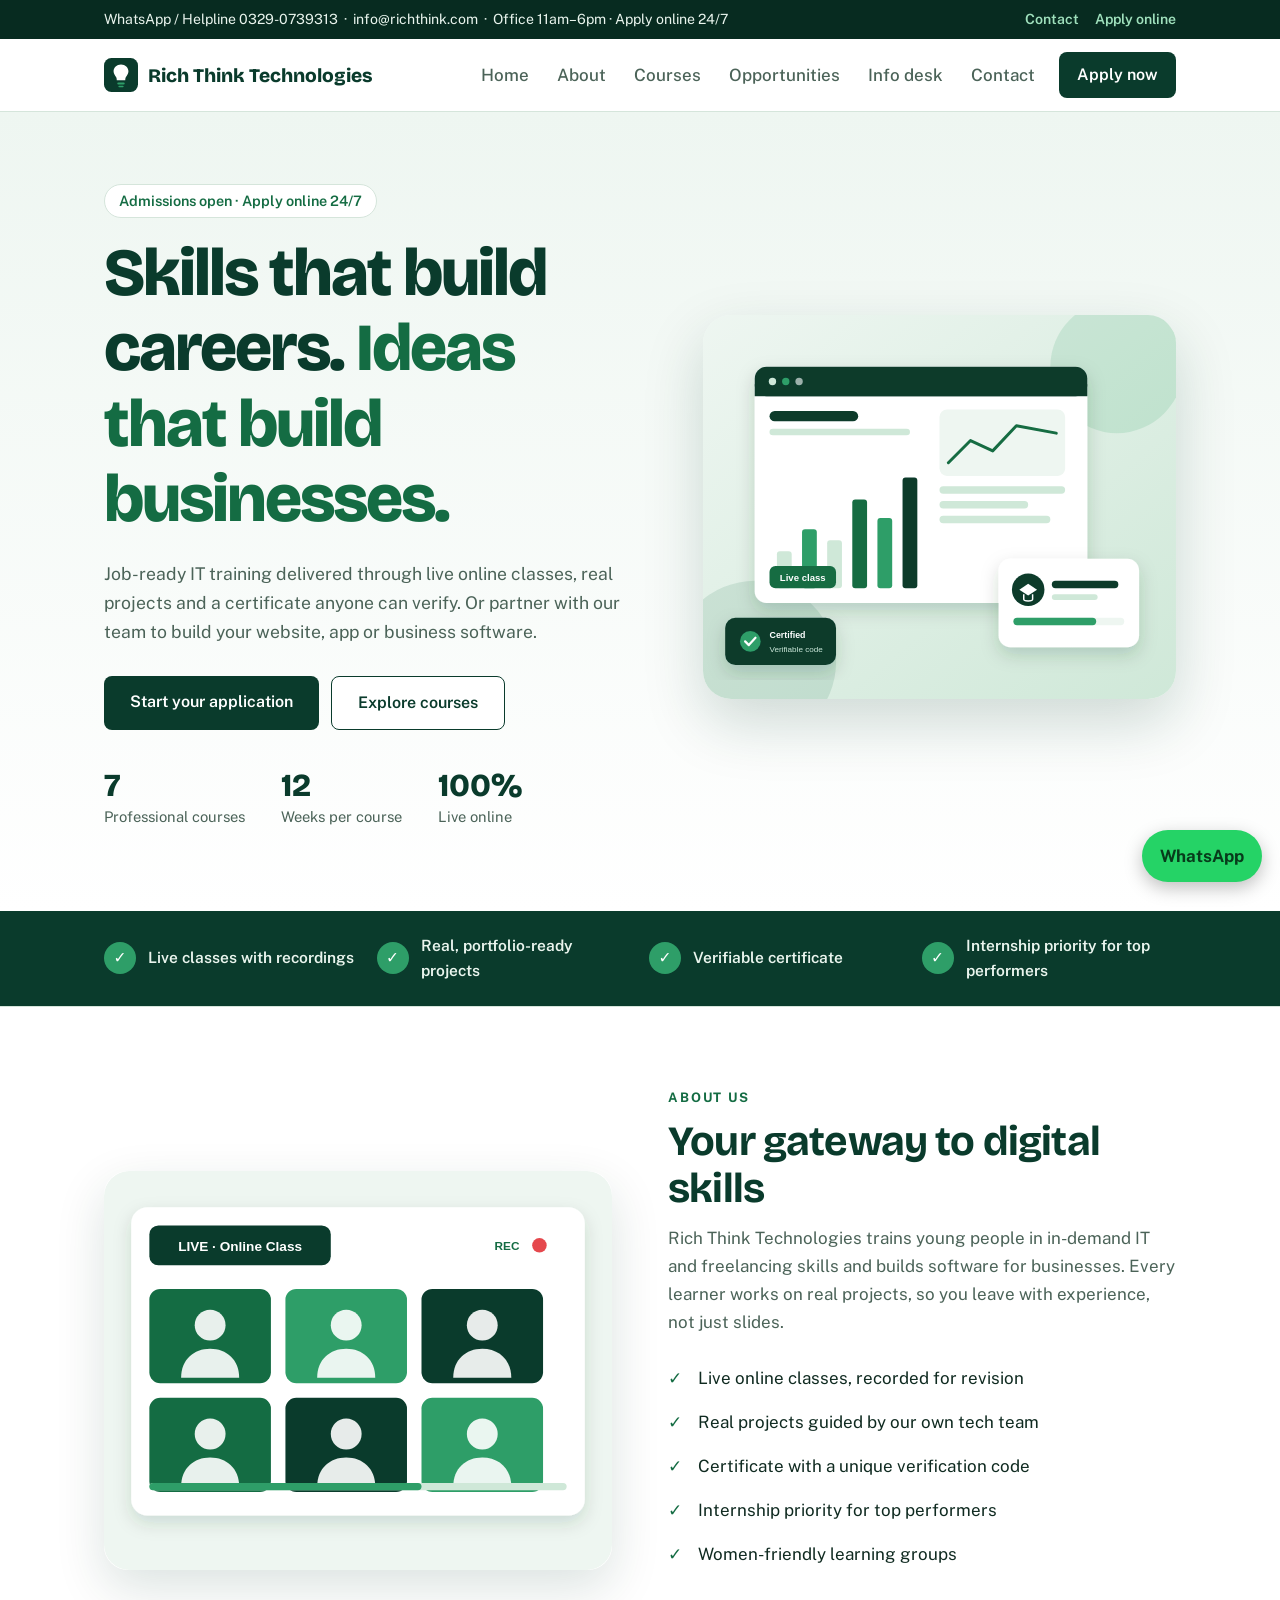
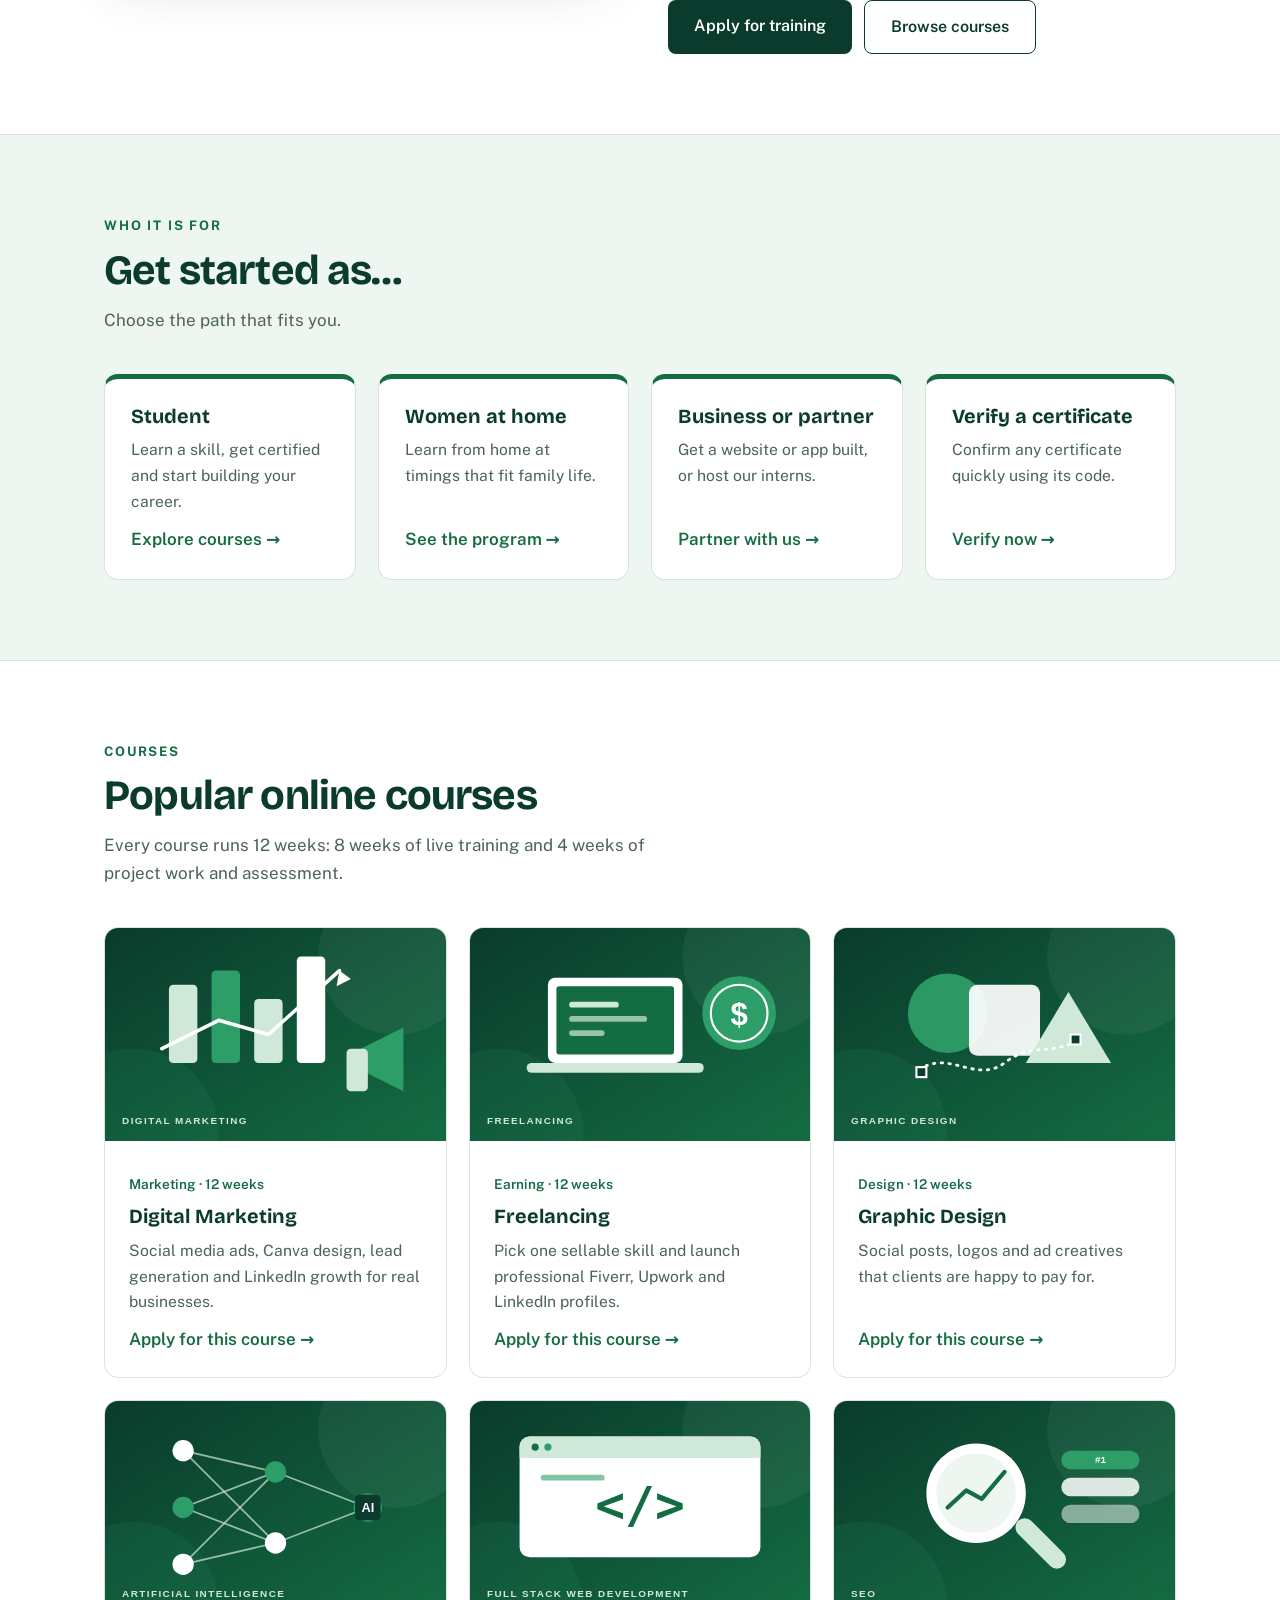
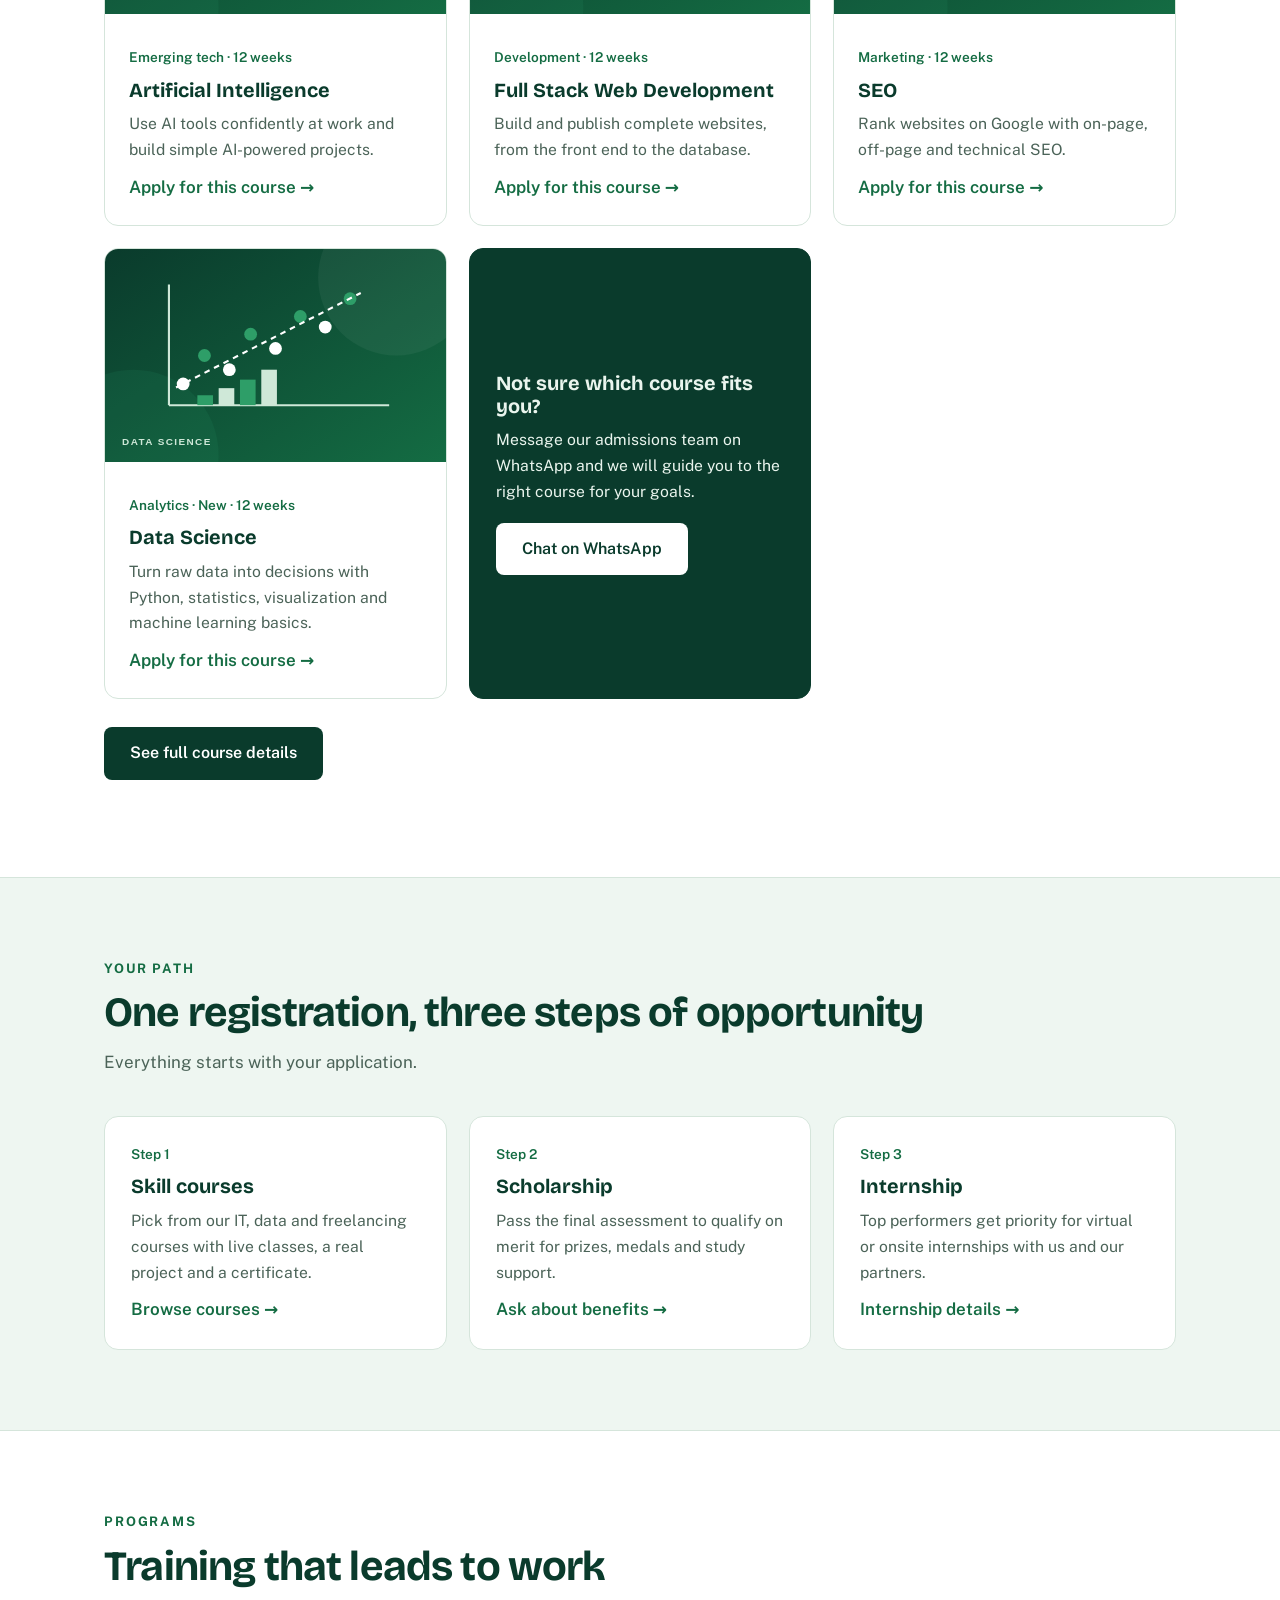
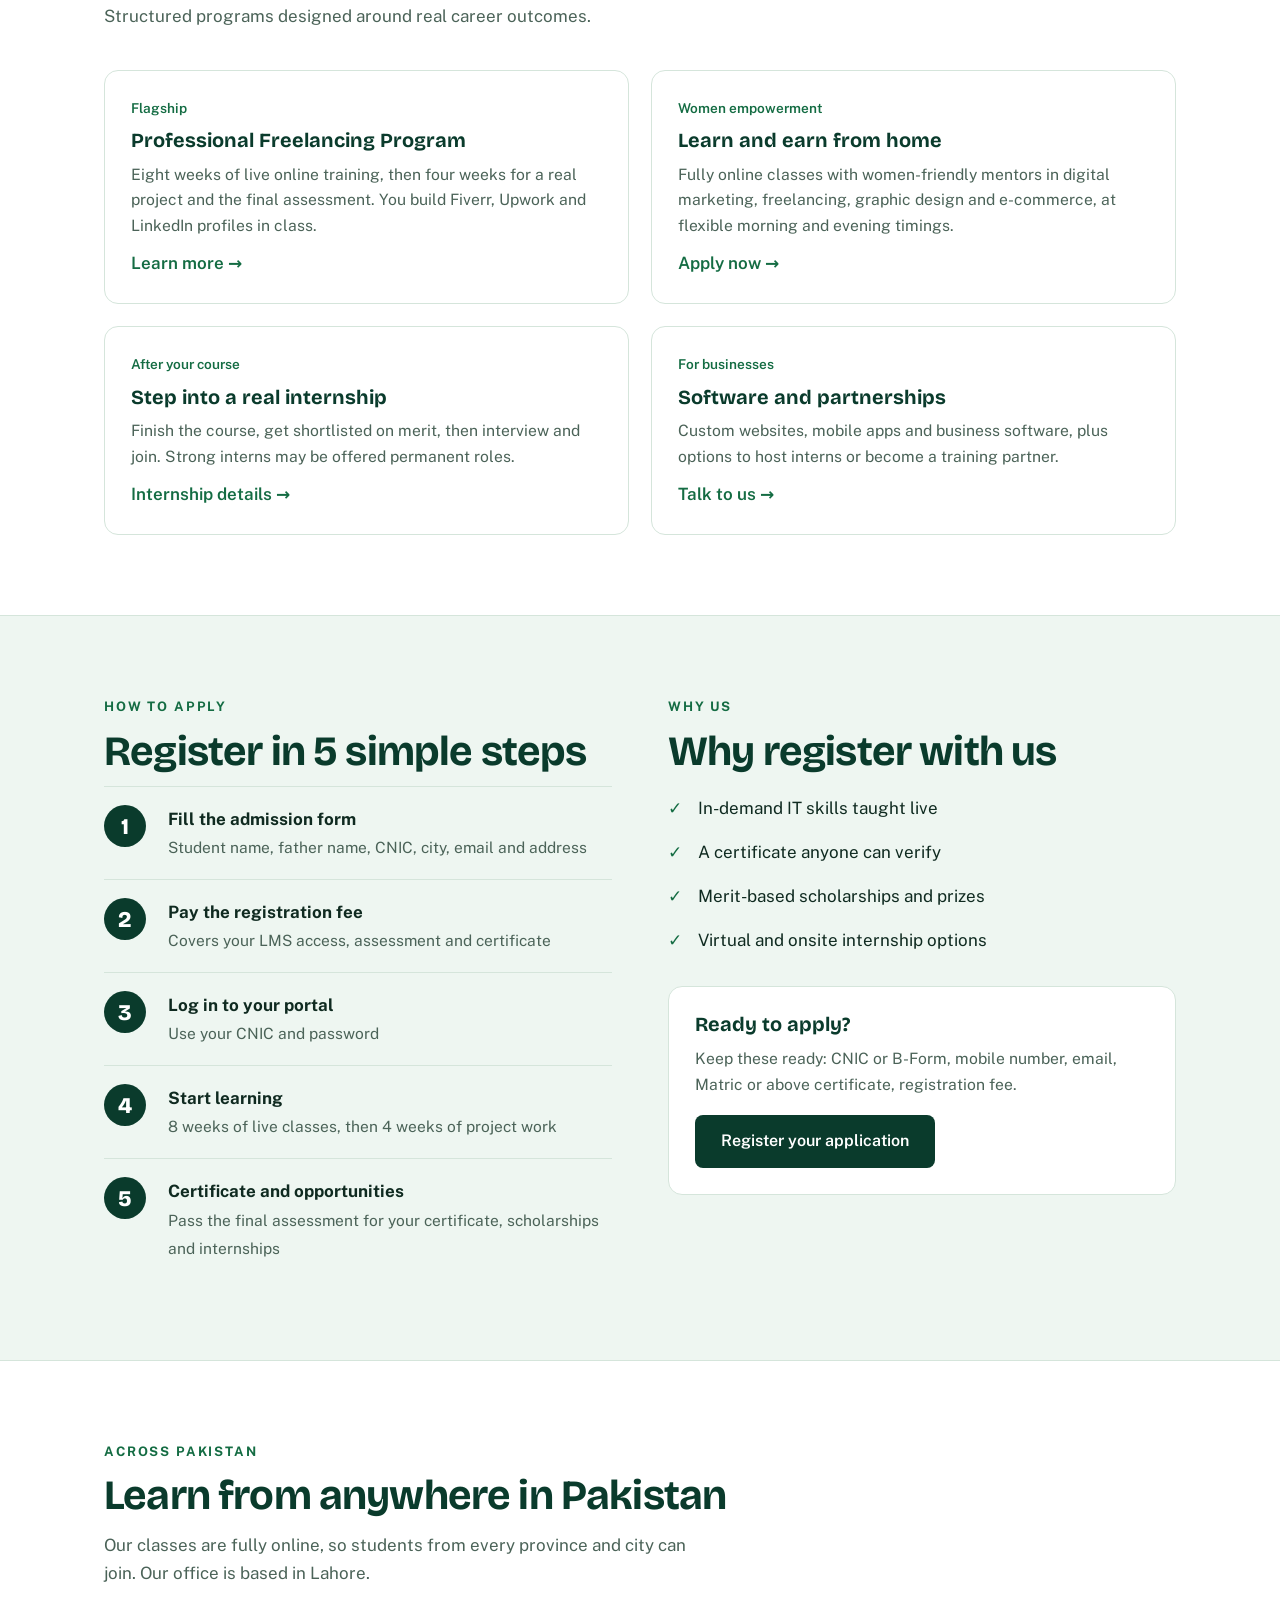
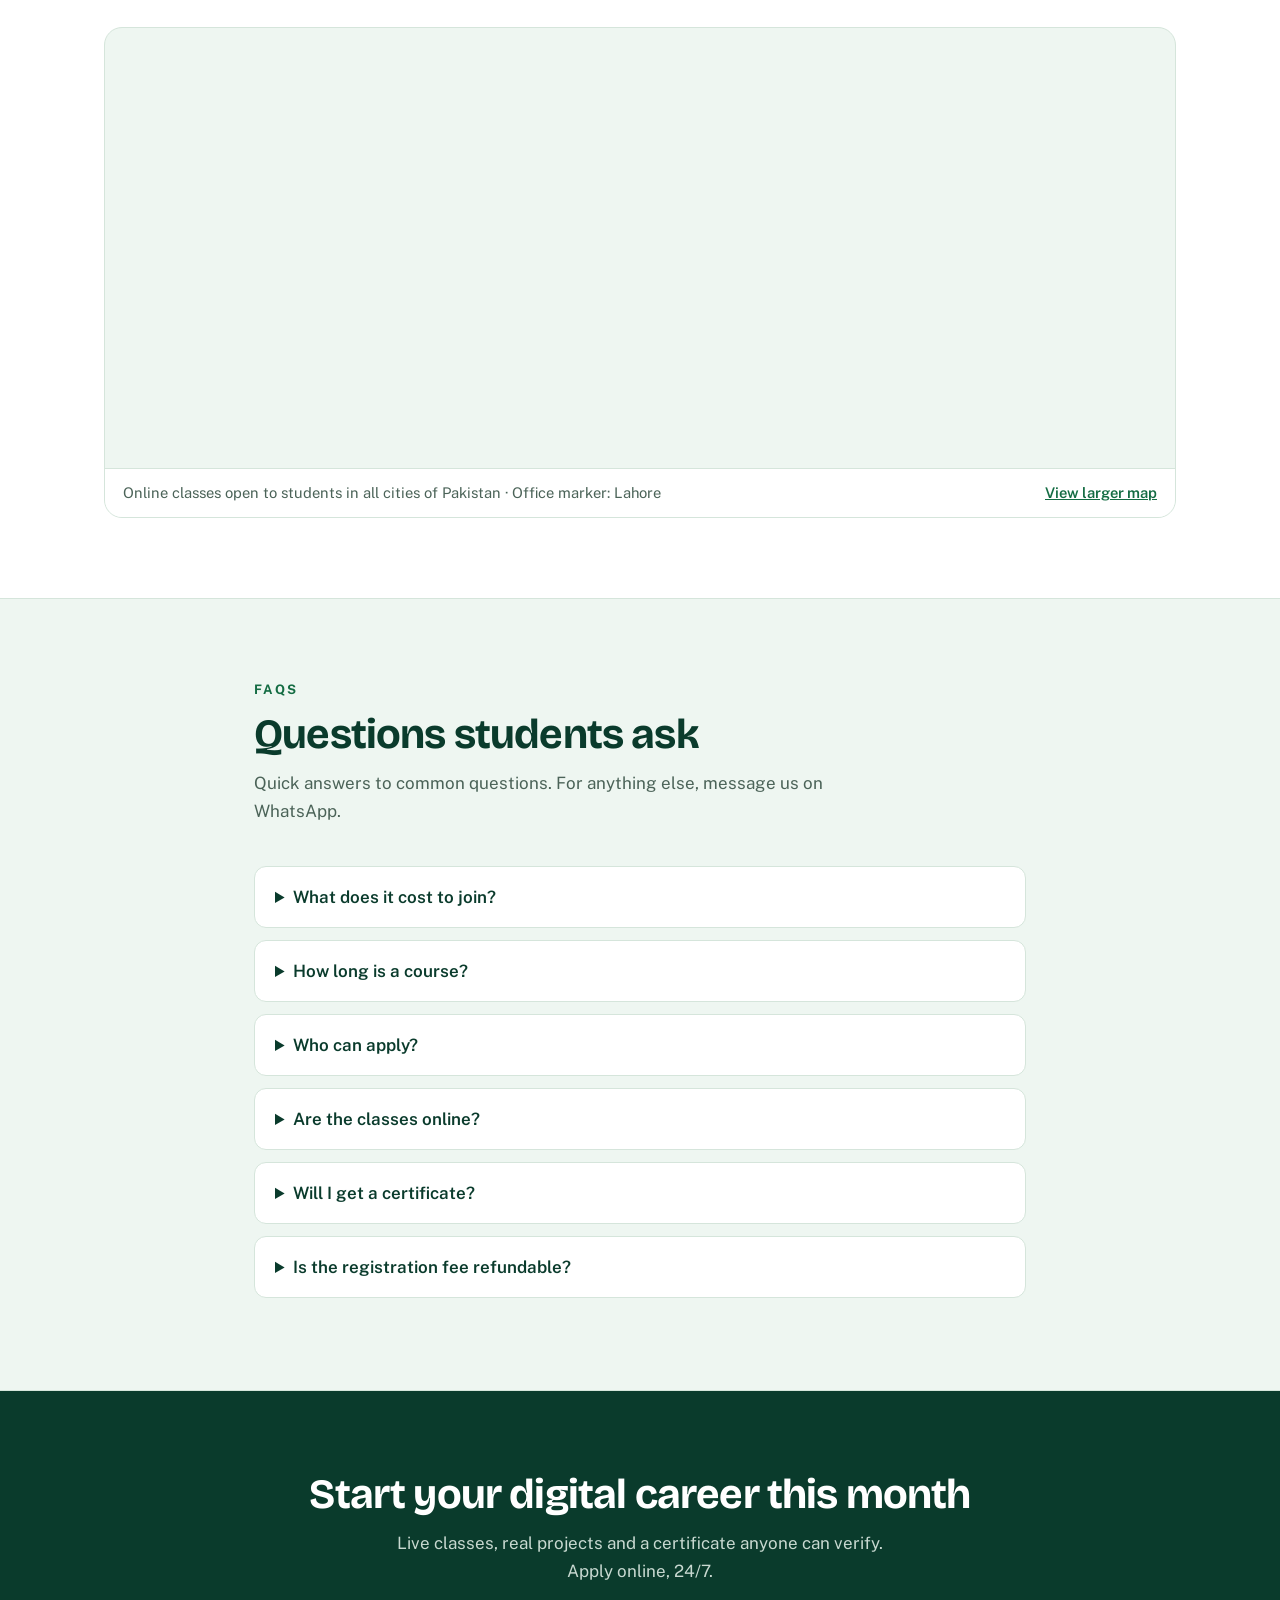
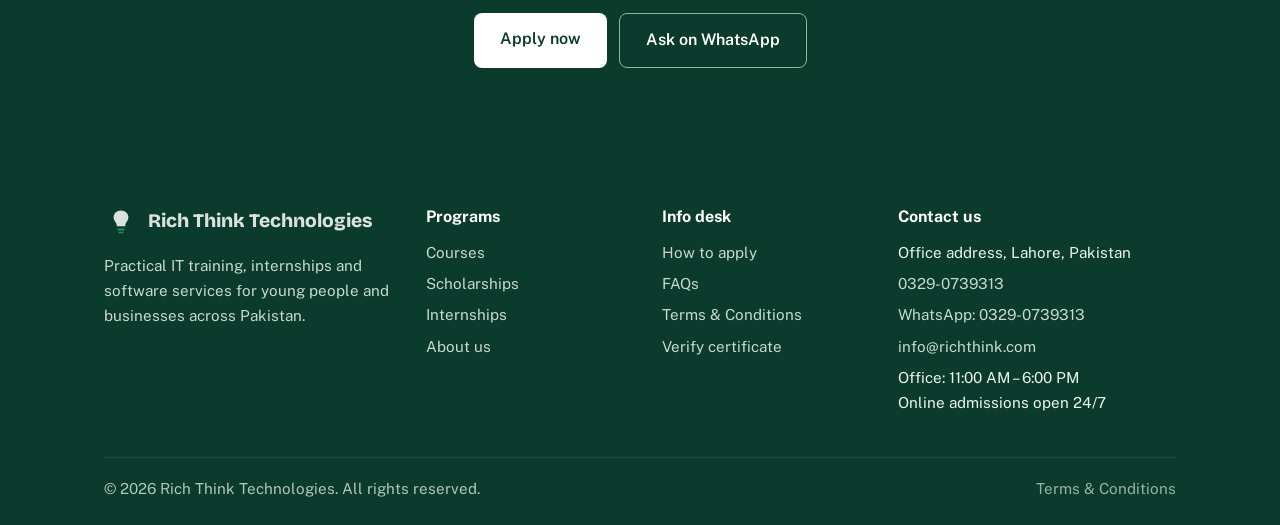
<file: index.html>
<!DOCTYPE html>
<html lang="en">
<head>
<meta charset="utf-8">
<meta name="viewport" content="width=device-width, initial-scale=1, viewport-fit=cover">
<title>Rich Think Technologies | IT Courses, Internships & Software Services in Pakistan</title>
<meta name="description" content="Rich Think Technologies offers live online IT, data science and freelancing courses, internships and custom software services across Pakistan.">
<meta name="theme-color" content="#0A3B2C">
<link rel="icon" type="image/svg+xml" href="images/favicon.svg">
<link rel="preconnect" href="https://fonts.googleapis.com"><link rel="preconnect" href="https://fonts.gstatic.com" crossorigin>
<link href="https://fonts.googleapis.com/css2?family=Bricolage+Grotesque:wght@600;800&family=Public+Sans:wght@400;500;600&display=swap" rel="stylesheet">
<link rel="stylesheet" href="css/style.css">
</head>
<body>
<div class="topbar"><div class="wrap"><span>WhatsApp / Helpline 0329-0739313 &nbsp;·&nbsp; info@richthink.com &nbsp;·&nbsp; Office 11am–6pm · Apply online 24/7</span><span><a href="contact.html">Contact</a><a href="contact.html#apply">Apply online</a></span></div></div>
<header class="site"><div class="wrap">
<a class="logo" href="index.html"><img src="images/favicon.svg" alt="" width="34" height="34">Rich Think Technologies</a>
<button class="menu-btn" aria-expanded="false" aria-controls="nav">Menu</button>
<nav id="nav" aria-label="Main"><ul>
<li><a href="index.html">Home</a></li>
<li><a href="index.html#about">About</a></li>
<li><a href="courses.html">Courses</a></li>
<li><a href="index.html#opportunities">Opportunities</a><ul><li><a href="index.html#scholarships">Scholarships</a></li><li><a href="index.html#internships">Internships</a></li><li><a href="index.html#partner">Partner with us</a></li></ul></li>
<li><a href="index.html#apply-steps">Info desk</a><ul><li><a href="index.html#apply-steps">How to apply</a></li><li><a href="index.html#faqs">FAQs</a></li><li><a href="terms.html">Terms &amp; Conditions</a></li><li><a href="contact.html#verify">Verify certificate</a></li></ul></li>
<li><a href="contact.html">Contact</a></li>
<li><a class="btn" href="contact.html#apply">Apply now</a></li>
</ul></nav></div></header>
<main>

<section class="hero" style="border:0"><div class="wrap">
<div>
<span class="tag">Admissions open · Apply online 24/7</span>
<h1>Skills that build careers. <em>Ideas that build businesses.</em></h1>
<p>Job-ready IT training delivered through live online classes, real projects and a certificate anyone can verify. Or partner with our team to build your website, app or business software.</p>
<div class="btns"><a class="btn" href="contact.html#apply">Start your application</a><a class="btn alt" href="#courses">Explore courses</a></div>
<div class="stats"><div><b>7</b><span>Professional courses</span></div><div><b>12</b><span>Weeks per course</span></div><div><b>100%</b><span>Live online</span></div></div>
</div>
<img class="hero-img" src="images/hero.svg" alt="Online learning dashboard with live class and certificate" width="640" height="520">
</div></section>

<div class="strip"><div class="wrap">
<div><i>✓</i>Live classes with recordings</div><div><i>✓</i>Real, portfolio-ready projects</div><div><i>✓</i>Verifiable certificate</div><div><i>✓</i>Internship priority for top performers</div>
</div></div>

<section id="about"><div class="wrap split">
<img class="about-img" src="images/about.svg" alt="Live online class with students and a mentor" loading="lazy" width="560" height="440">
<div><span class="eyebrow">About us</span><h2>Your gateway to digital skills</h2><p class="lead" style="margin:0 0 20px">Rich Think Technologies trains young people in in-demand IT and freelancing skills and builds software for businesses. Every learner works on real projects, so you leave with experience, not just slides.</p>
<ul class="ticks" style="margin-bottom:24px"><li>Live online classes, recorded for revision</li><li>Real projects guided by our own tech team</li><li>Certificate with a unique verification code</li><li>Internship priority for top performers</li><li>Women-friendly learning groups</li></ul>
<div class="btns"><a class="btn" href="contact.html#apply">Apply for training</a><a class="btn alt" href="courses.html">Browse courses</a></div></div>
</div></section>

<section class="tint"><div class="wrap"><span class="eyebrow">Who it is for</span><h2>Get started as…</h2><p class="lead">Choose the path that fits you.</p>
<div class="grid g4">
<div class="card path"><h3>Student</h3><p>Learn a skill, get certified and start building your career.</p><a class="more" href="courses.html">Explore courses →</a></div>
<div class="card path"><h3>Women at home</h3><p>Learn from home at timings that fit family life.</p><a class="more" href="#women">See the program →</a></div>
<div class="card path"><h3>Business or partner</h3><p>Get a website or app built, or host our interns.</p><a class="more" href="#partner">Partner with us →</a></div>
<div class="card path"><h3>Verify a certificate</h3><p>Confirm any certificate quickly using its code.</p><a class="more" href="contact.html#verify">Verify now →</a></div>
</div></div></section>

<section id="courses"><div class="wrap"><span class="eyebrow">Courses</span><h2>Popular online courses</h2><p class="lead">Every course runs 12 weeks: 8 weeks of live training and 4 weeks of project work and assessment.</p>
<div class="grid g3"><article class="card course" id="digital-marketing"><img src="images/course-digital-marketing.svg" alt="Digital Marketing course" loading="lazy" width="480" height="300"><div class="body"><span class="meta">Marketing · 12 weeks</span><h3>Digital Marketing</h3><p>Social media ads, Canva design, lead generation and LinkedIn growth for real businesses.</p><a class="more" href="contact.html#apply">Apply for this course →</a></div></article><article class="card course" id="freelancing"><img src="images/course-freelancing.svg" alt="Freelancing course" loading="lazy" width="480" height="300"><div class="body"><span class="meta">Earning · 12 weeks</span><h3>Freelancing</h3><p>Pick one sellable skill and launch professional Fiverr, Upwork and LinkedIn profiles.</p><a class="more" href="contact.html#apply">Apply for this course →</a></div></article><article class="card course" id="graphic-design"><img src="images/course-graphic-design.svg" alt="Graphic Design course" loading="lazy" width="480" height="300"><div class="body"><span class="meta">Design · 12 weeks</span><h3>Graphic Design</h3><p>Social posts, logos and ad creatives that clients are happy to pay for.</p><a class="more" href="contact.html#apply">Apply for this course →</a></div></article><article class="card course" id="artificial-intelligence"><img src="images/course-artificial-intelligence.svg" alt="Artificial Intelligence course" loading="lazy" width="480" height="300"><div class="body"><span class="meta">Emerging tech · 12 weeks</span><h3>Artificial Intelligence</h3><p>Use AI tools confidently at work and build simple AI-powered projects.</p><a class="more" href="contact.html#apply">Apply for this course →</a></div></article><article class="card course" id="full-stack"><img src="images/course-full-stack.svg" alt="Full Stack Web Development course" loading="lazy" width="480" height="300"><div class="body"><span class="meta">Development · 12 weeks</span><h3>Full Stack Web Development</h3><p>Build and publish complete websites, from the front end to the database.</p><a class="more" href="contact.html#apply">Apply for this course →</a></div></article><article class="card course" id="seo"><img src="images/course-seo.svg" alt="SEO course" loading="lazy" width="480" height="300"><div class="body"><span class="meta">Marketing · 12 weeks</span><h3>SEO</h3><p>Rank websites on Google with on-page, off-page and technical SEO.</p><a class="more" href="contact.html#apply">Apply for this course →</a></div></article><article class="card course" id="data-science"><img src="images/course-data-science.svg" alt="Data Science course" loading="lazy" width="480" height="300"><div class="body"><span class="meta">Analytics · New · 12 weeks</span><h3>Data Science</h3><p>Turn raw data into decisions with Python, statistics, visualization and machine learning basics.</p><a class="more" href="contact.html#apply">Apply for this course →</a></div></article><div class="card cta-card"><h3>Not sure which course fits you?</h3><p>Message our admissions team on WhatsApp and we will guide you to the right course for your goals.</p><a class="btn" href="https://wa.me/923290739313">Chat on WhatsApp</a></div></div><p style="margin-top:28px"><a class="btn" href="courses.html">See full course details</a></p></div></section>

<section class="tint"><div class="wrap"><span class="eyebrow">Your path</span><h2>One registration, three steps of opportunity</h2><p class="lead">Everything starts with your application.</p>
<div class="grid g3">
<div class="card"><span class="meta">Step 1</span><h3>Skill courses</h3><p>Pick from our IT, data and freelancing courses with live classes, a real project and a certificate.</p><a class="more" href="courses.html">Browse courses →</a></div>
<div class="card" id="scholarships"><span class="meta">Step 2</span><h3>Scholarship</h3><p>Pass the final assessment to qualify on merit for prizes, medals and study support.</p><a class="more" href="contact.html">Ask about benefits →</a></div>
<div class="card" id="internships"><span class="meta">Step 3</span><h3>Internship</h3><p>Top performers get priority for virtual or onsite internships with us and our partners.</p><a class="more" href="contact.html">Internship details →</a></div>
</div></div></section>

<section id="opportunities"><div class="wrap"><span class="eyebrow">Programs</span><h2>Training that leads to work</h2><p class="lead">Structured programs designed around real career outcomes.</p>
<div class="grid g2">
<div class="card"><span class="meta">Flagship</span><h3>Professional Freelancing Program</h3><p>Eight weeks of live online training, then four weeks for a real project and the final assessment. You build Fiverr, Upwork and LinkedIn profiles in class.</p><a class="more" href="courses.html#freelancing">Learn more →</a></div>
<div class="card" id="women"><span class="meta">Women empowerment</span><h3>Learn and earn from home</h3><p>Fully online classes with women-friendly mentors in digital marketing, freelancing, graphic design and e-commerce, at flexible morning and evening timings.</p><a class="more" href="contact.html#apply">Apply now →</a></div>
<div class="card"><span class="meta">After your course</span><h3>Step into a real internship</h3><p>Finish the course, get shortlisted on merit, then interview and join. Strong interns may be offered permanent roles.</p><a class="more" href="contact.html">Internship details →</a></div>
<div class="card" id="partner"><span class="meta">For businesses</span><h3>Software and partnerships</h3><p>Custom websites, mobile apps and business software, plus options to host interns or become a training partner.</p><a class="more" href="contact.html">Talk to us →</a></div>
</div></div></section>

<section id="apply-steps" class="tint"><div class="wrap split top">
<div><span class="eyebrow">How to apply</span><h2>Register in 5 simple steps</h2><ol class="steps">
<li><div><strong>Fill the admission form</strong><span>Student name, father name, CNIC, city, email and address</span></div></li>
<li><div><strong>Pay the registration fee</strong><span>Covers your LMS access, assessment and certificate</span></div></li>
<li><div><strong>Log in to your portal</strong><span>Use your CNIC and password</span></div></li>
<li><div><strong>Start learning</strong><span>8 weeks of live classes, then 4 weeks of project work</span></div></li>
<li><div><strong>Certificate and opportunities</strong><span>Pass the final assessment for your certificate, scholarships and internships</span></div></li></ol></div>
<div><span class="eyebrow">Why us</span><h2>Why register with us</h2><ul class="ticks"><li>In-demand IT skills taught live</li><li>A certificate anyone can verify</li><li>Merit-based scholarships and prizes</li><li>Virtual and onsite internship options</li></ul>
<div class="card" style="margin-top:24px"><h3>Ready to apply?</h3><p>Keep these ready: CNIC or B-Form, mobile number, email, Matric or above certificate, registration fee.</p><div class="btns" style="margin-top:8px"><a class="btn" href="contact.html#apply">Register your application</a></div></div></div>
</div></section>

<section id="coverage"><div class="wrap"><span class="eyebrow">Across Pakistan</span><h2>Learn from anywhere in Pakistan</h2><p class="lead">Our classes are fully online, so students from every province and city can join. Our office is based in Lahore.</p>
<div class="map-box"><iframe title="Map of Pakistan showing our Lahore office" src="https://www.openstreetmap.org/export/embed.html?bbox=60.5%2C23.2%2C77.9%2C37.3&layer=mapnik&marker=31.5204%2C74.3587" loading="lazy" referrerpolicy="no-referrer-when-downgrade"></iframe><div class="map-note"><span>Online classes open to students in all cities of Pakistan · Office marker: Lahore</span><a href="https://www.openstreetmap.org/?mlat=31.5204&mlon=74.3587#map=5/30.4/69.3" target="_blank" rel="noopener">View larger map</a></div></div>
</div></section>

<section class="tint" id="faqs"><div class="wrap" style="max-width:820px"><span class="eyebrow">FAQs</span><h2>Questions students ask</h2><p class="lead">Quick answers to common questions. For anything else, message us on WhatsApp.</p>
<details><summary>What does it cost to join?</summary><p>Fees depend on the course and batch. Our admissions team will share the current fee details and what the one-time registration fee covers when you apply. Message us on WhatsApp at 0329-0739313.</p></details>
<details><summary>How long is a course?</summary><p>12 weeks: 8 weeks of live online training, then 4 weeks for the final project and assessment.</p></details>
<details><summary>Who can apply?</summary><p>Anyone in Pakistan with Matric or higher education. No IT background is needed.</p></details>
<details><summary>Are the classes online?</summary><p>Yes. All courses run 100% online. Classes are live and every lecture is saved so you can revise any time.</p></details>
<details><summary>Will I get a certificate?</summary><p>Yes. Pass the final project and assessment and you receive a certificate with a code that anyone can verify.</p></details>
<details><summary>Is the registration fee refundable?</summary><p>Refund conditions are explained in our <a href="terms.html#refunds">Terms &amp; Conditions</a>. Please read them before you apply.</p></details>
</div></section>

<section class="cta"><div class="wrap"><h2>Start your digital career this month</h2><p>Live classes, real projects and a certificate anyone can verify. Apply online, 24/7.</p><div class="btns" style="justify-content:center"><a class="btn" href="contact.html#apply">Apply now</a><a class="btn alt" href="https://wa.me/923290739313">Ask on WhatsApp</a></div></div></section>
</main>
<footer><div class="wrap">
<div class="grid">
<div><a class="logo" href="index.html"><img src="images/favicon.svg" alt="" width="34" height="34">Rich Think Technologies</a><p>Practical IT training, internships and software services for young people and businesses across Pakistan.</p></div>
<div><h4>Programs</h4><ul><li><a href="courses.html">Courses</a></li><li><a href="index.html#scholarships">Scholarships</a></li><li><a href="index.html#internships">Internships</a></li><li><a href="index.html#about">About us</a></li></ul></div>
<div><h4>Info desk</h4><ul><li><a href="index.html#apply-steps">How to apply</a></li><li><a href="index.html#faqs">FAQs</a></li><li><a href="terms.html">Terms &amp; Conditions</a></li><li><a href="contact.html#verify">Verify certificate</a></li></ul></div>
<div><h4>Contact us</h4><ul><li>Office address, Lahore, Pakistan</li><li><a href="tel:+923290739313">0329-0739313</a></li><li><a href="https://wa.me/923290739313">WhatsApp: 0329-0739313</a></li><li><a href="mailto:info@richthink.com">info@richthink.com</a></li><li>Office: 11:00 AM – 6:00 PM<br>Online admissions open 24/7</li></ul></div>
</div>
<div class="copy"><span>© 2026 Rich Think Technologies. All rights reserved.</span><span><a href="terms.html">Terms &amp; Conditions</a></span></div>
</div></footer>
<a class="wa" href="https://wa.me/923290739313?text=Hi%2C%20I%20found%20you%20on%20your%20website.%20I%20want%20some%20information." aria-label="Chat on WhatsApp">WhatsApp</a>
<script src="js/main.js"></script>
</body></html>
</file>
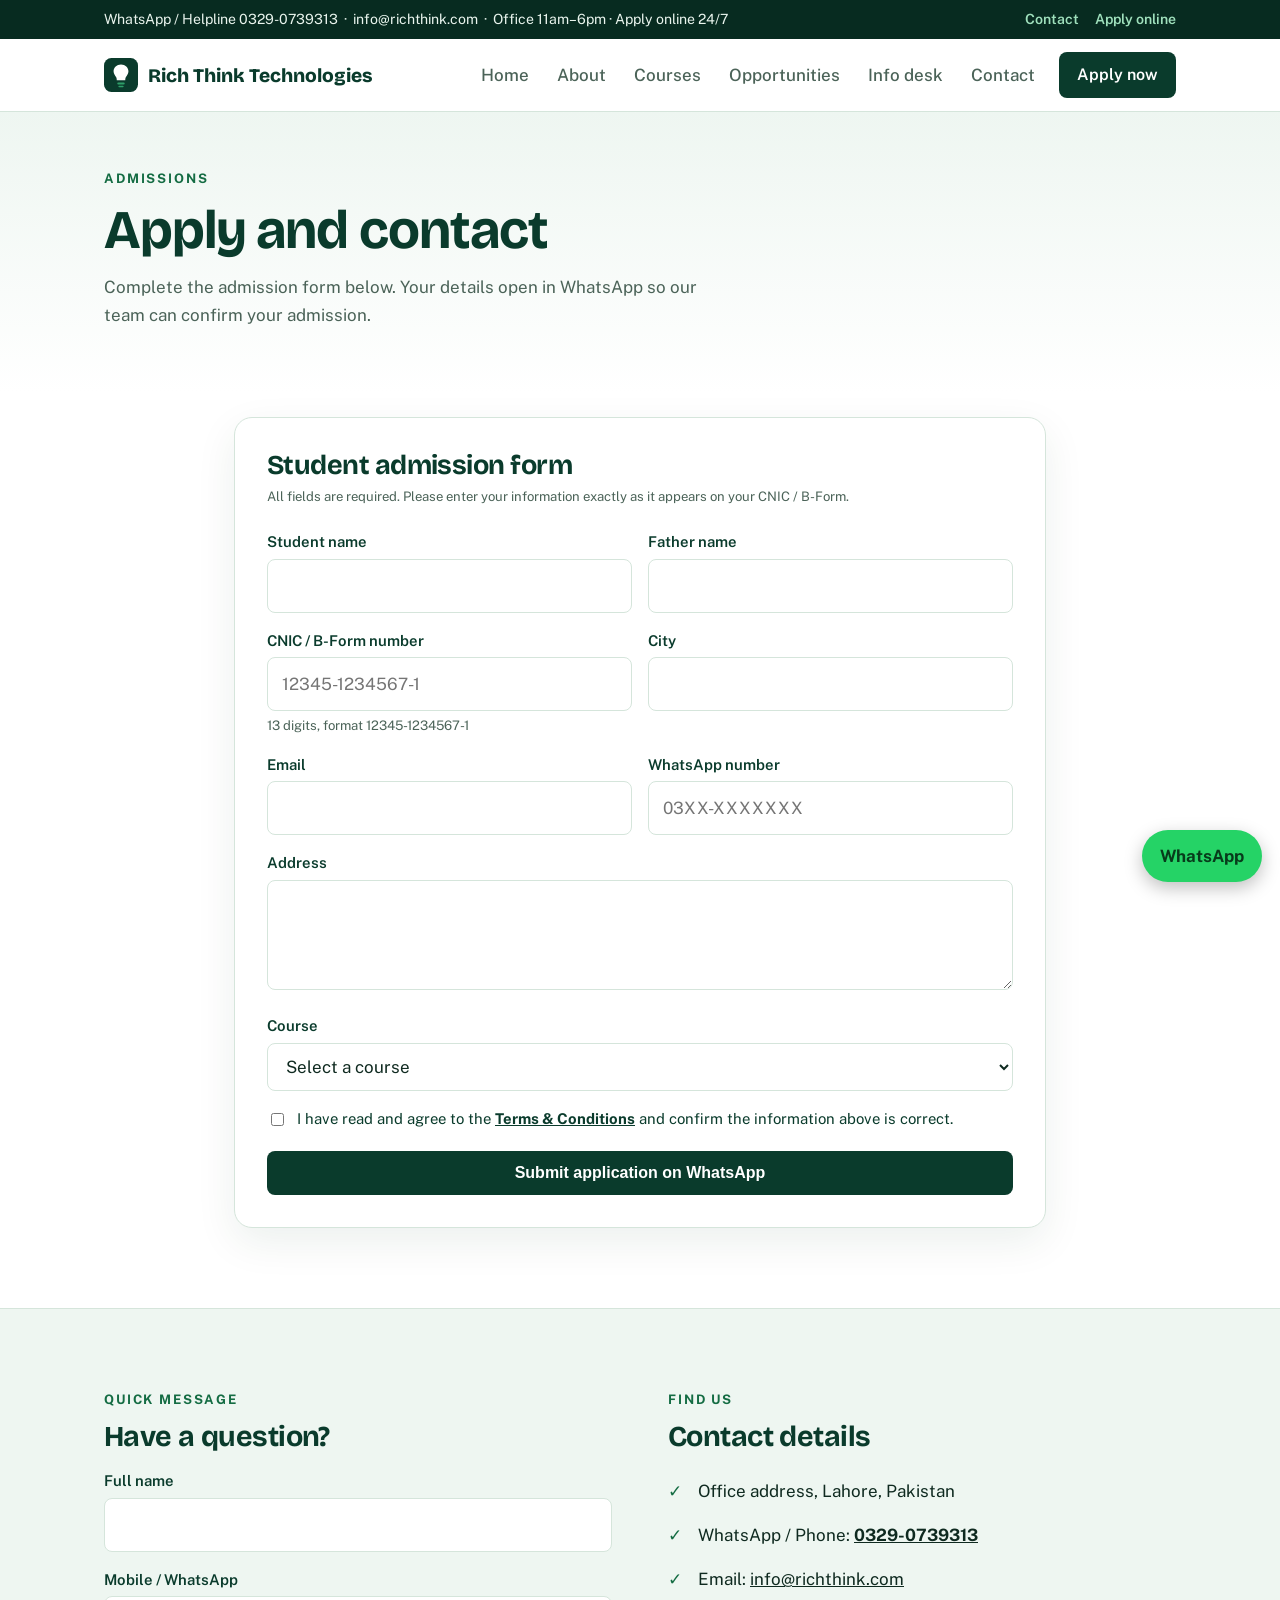
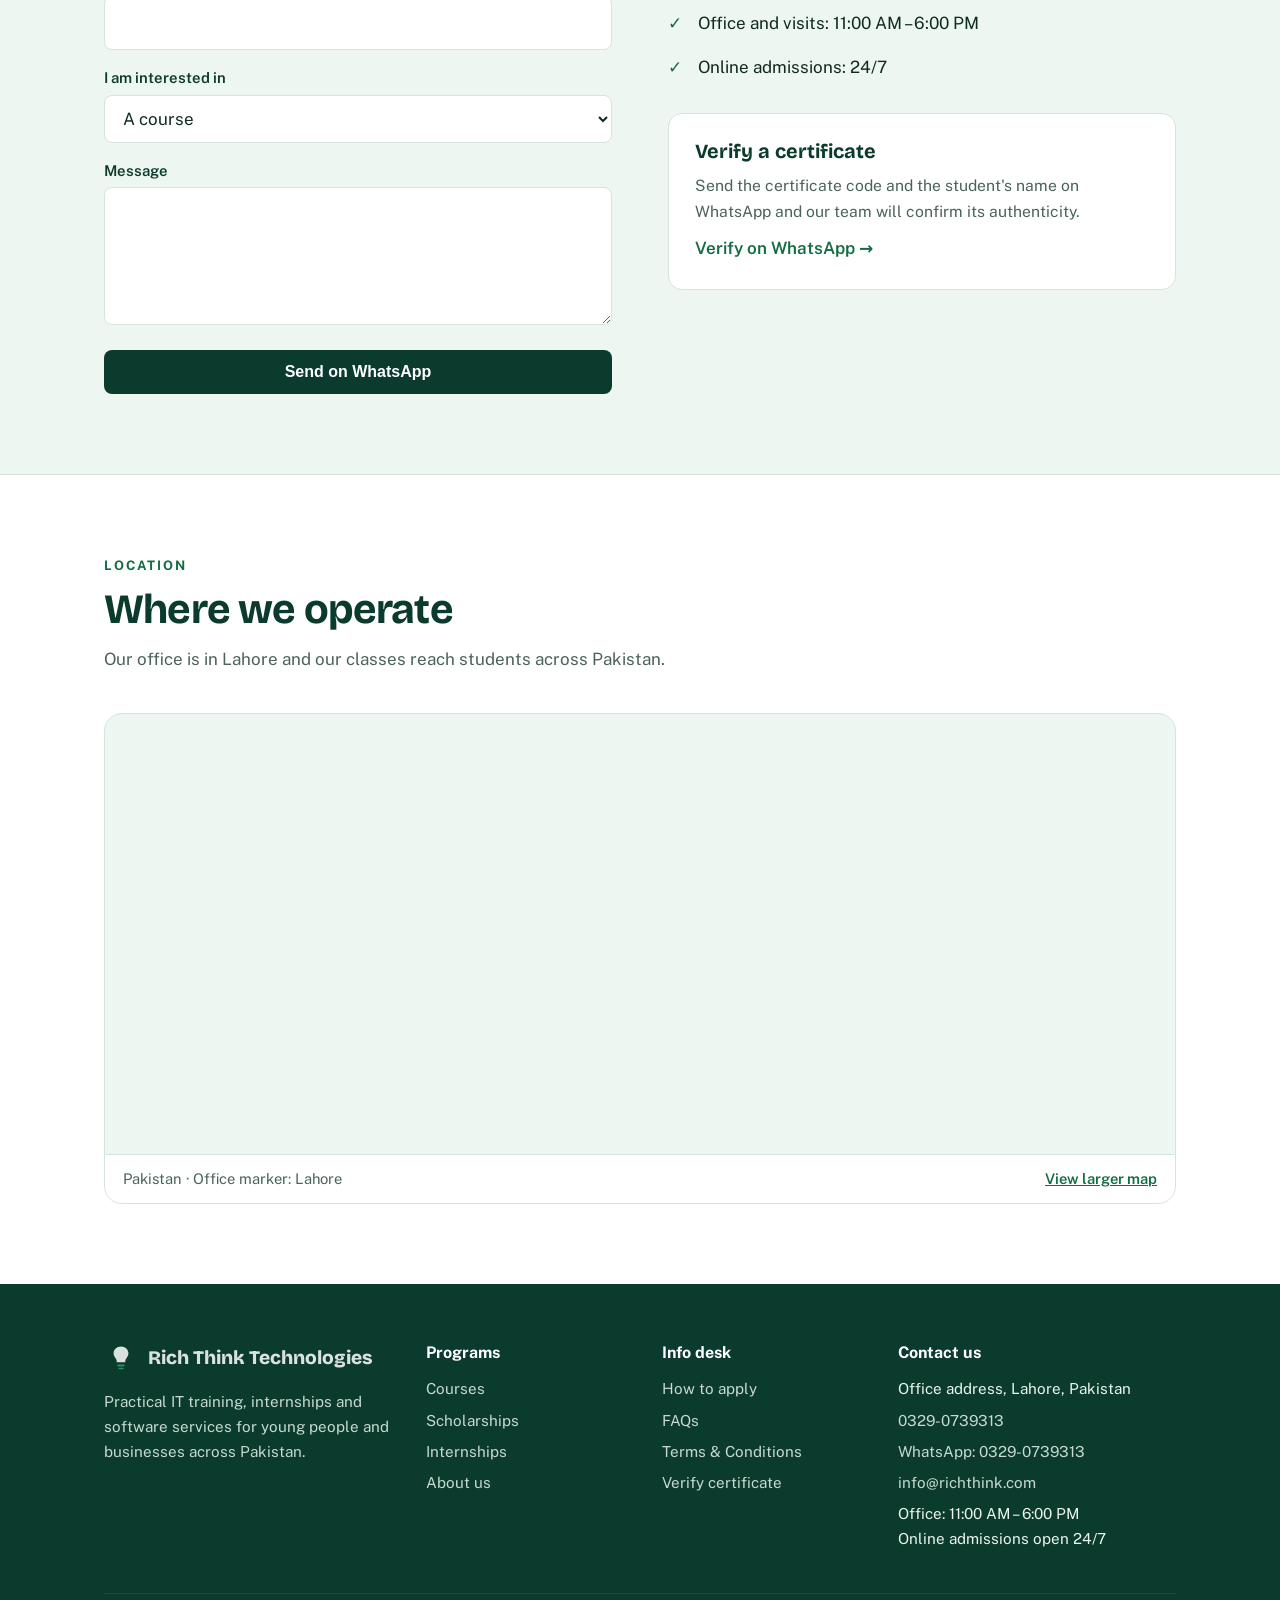
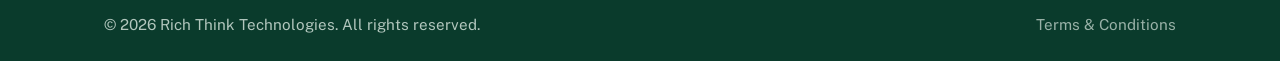
<file: contact.html>
<!DOCTYPE html>
<html lang="en">
<head>
<meta charset="utf-8">
<meta name="viewport" content="width=device-width, initial-scale=1, viewport-fit=cover">
<title>Contact & Apply | Rich Think Technologies</title>
<meta name="description" content="Apply online, ask a question or verify a certificate.">
<meta name="theme-color" content="#0A3B2C">
<link rel="icon" type="image/svg+xml" href="images/favicon.svg">
<link rel="preconnect" href="https://fonts.googleapis.com"><link rel="preconnect" href="https://fonts.gstatic.com" crossorigin>
<link href="https://fonts.googleapis.com/css2?family=Bricolage+Grotesque:wght@600;800&family=Public+Sans:wght@400;500;600&display=swap" rel="stylesheet">
<link rel="stylesheet" href="css/style.css">
</head>
<body>
<div class="topbar"><div class="wrap"><span>WhatsApp / Helpline 0329-0739313 &nbsp;·&nbsp; info@richthink.com &nbsp;·&nbsp; Office 11am–6pm · Apply online 24/7</span><span><a href="contact.html">Contact</a><a href="contact.html#apply">Apply online</a></span></div></div>
<header class="site"><div class="wrap">
<a class="logo" href="index.html"><img src="images/favicon.svg" alt="" width="34" height="34">Rich Think Technologies</a>
<button class="menu-btn" aria-expanded="false" aria-controls="nav">Menu</button>
<nav id="nav" aria-label="Main"><ul>
<li><a href="index.html">Home</a></li>
<li><a href="index.html#about">About</a></li>
<li><a href="courses.html">Courses</a></li>
<li><a href="index.html#opportunities">Opportunities</a><ul><li><a href="index.html#scholarships">Scholarships</a></li><li><a href="index.html#internships">Internships</a></li><li><a href="index.html#partner">Partner with us</a></li></ul></li>
<li><a href="index.html#apply-steps">Info desk</a><ul><li><a href="index.html#apply-steps">How to apply</a></li><li><a href="index.html#faqs">FAQs</a></li><li><a href="terms.html">Terms &amp; Conditions</a></li><li><a href="contact.html#verify">Verify certificate</a></li></ul></li>
<li><a href="contact.html">Contact</a></li>
<li><a class="btn" href="contact.html#apply">Apply now</a></li>
</ul></nav></div></header>
<main>

<div class="pagehead"><div class="wrap"><span class="eyebrow">Admissions</span><h1>Apply and contact</h1><p class="lead" style="margin-top:12px">Complete the admission form below. Your details open in WhatsApp so our team can confirm your admission.</p></div></div>

<section style="border:0;padding-top:24px" id="apply"><div class="wrap" style="max-width:860px">
<div class="form-card">
<h2 style="font-size:1.7rem;margin-bottom:6px">Student admission form</h2>
<p class="hint" style="margin:0 0 22px">All fields are required. Please enter your information exactly as it appears on your CNIC / B-Form.</p>
<form class="contact" id="apply-form" novalidate>
<div class="fgrid">
<div><label for="student_name">Student name</label><input id="student_name" name="student_name" autocomplete="name" required></div>
<div><label for="father_name">Father name</label><input id="father_name" name="father_name" required></div>
<div><label for="cnic">CNIC / B-Form number</label><input id="cnic" name="cnic" inputmode="numeric" placeholder="12345-1234567-1" pattern="\d{5}-\d{7}-\d" maxlength="15" required><div class="hint">13 digits, format 12345-1234567-1</div></div>
<div><label for="city">City</label><input id="city" name="city" autocomplete="address-level2" required></div>
<div><label for="email">Email</label><input id="email" name="email" type="email" autocomplete="email" required></div>
<div><label for="whatsapp">WhatsApp number</label><input id="whatsapp" name="whatsapp" type="tel" inputmode="tel" placeholder="03XX-XXXXXXX" required></div>
<div class="full"><label for="address">Address</label><textarea id="address" name="address" rows="3" autocomplete="street-address" required></textarea></div>
<div class="full"><label for="course">Course</label><select id="course" name="course" required><option value="">Select a course</option><option>Digital Marketing</option><option>Freelancing</option><option>Graphic Design</option><option>Artificial Intelligence</option><option>Full Stack Web Development</option><option>SEO</option><option>Data Science</option></select></div>
</div>
<label class="check"><input type="checkbox" id="terms" name="terms" required><span>I have read and agree to the <a href="terms.html" target="_blank" rel="noopener"><strong>Terms &amp; Conditions</strong></a> and confirm the information above is correct.</span></label>
<button class="btn" type="submit">Submit application on WhatsApp</button>
</form></div></div></section>

<section class="tint"><div class="wrap split top">
<div><span class="eyebrow">Quick message</span><h2 style="font-size:1.8rem;margin-bottom:16px">Have a question?</h2>
<form class="contact" id="contact-form">
<div><label for="name">Full name</label><input id="name" name="name" required></div>
<div><label for="phone">Mobile / WhatsApp</label><input id="phone" name="phone" type="tel" required></div>
<div><label for="topic">I am interested in</label><select id="topic" name="topic"><option>A course</option><option>An internship</option><option>A website or app for my business</option><option>Verifying a certificate</option><option>Something else</option></select></div>
<div><label for="message">Message</label><textarea id="message" name="message" rows="4"></textarea></div>
<button class="btn" type="submit">Send on WhatsApp</button></form></div>
<div><span class="eyebrow">Find us</span><h2 style="font-size:1.8rem;margin-bottom:16px">Contact details</h2>
<ul class="ticks" style="margin-bottom:24px"><li>Office address, Lahore, Pakistan</li><li>WhatsApp / Phone: <a href="https://wa.me/923290739313"><strong>0329-0739313</strong></a></li><li>Email: <a href="mailto:info@richthink.com">info@richthink.com</a></li><li>Office and visits: 11:00 AM – 6:00 PM</li><li>Online admissions: 24/7</li></ul>
<div class="card" id="verify"><h3>Verify a certificate</h3><p>Send the certificate code and the student's name on WhatsApp and our team will confirm its authenticity.</p><a class="more" href="https://wa.me/923290739313?text=I%20want%20to%20verify%20a%20certificate.%20Certificate%20code%3A%20">Verify on WhatsApp →</a></div></div>
</div></section>

<section><div class="wrap"><span class="eyebrow">Location</span><h2>Where we operate</h2><p class="lead">Our office is in Lahore and our classes reach students across Pakistan.</p><div class="map-box"><iframe title="Map of Pakistan showing our Lahore office" src="https://www.openstreetmap.org/export/embed.html?bbox=60.5%2C23.2%2C77.9%2C37.3&layer=mapnik&marker=31.5204%2C74.3587" loading="lazy" referrerpolicy="no-referrer-when-downgrade"></iframe><div class="map-note"><span>Pakistan · Office marker: Lahore</span><a href="https://www.openstreetmap.org/?mlat=31.5204&mlon=74.3587#map=5/30.4/69.3" target="_blank" rel="noopener">View larger map</a></div></div></div></section>
</main>
<footer><div class="wrap">
<div class="grid">
<div><a class="logo" href="index.html"><img src="images/favicon.svg" alt="" width="34" height="34">Rich Think Technologies</a><p>Practical IT training, internships and software services for young people and businesses across Pakistan.</p></div>
<div><h4>Programs</h4><ul><li><a href="courses.html">Courses</a></li><li><a href="index.html#scholarships">Scholarships</a></li><li><a href="index.html#internships">Internships</a></li><li><a href="index.html#about">About us</a></li></ul></div>
<div><h4>Info desk</h4><ul><li><a href="index.html#apply-steps">How to apply</a></li><li><a href="index.html#faqs">FAQs</a></li><li><a href="terms.html">Terms &amp; Conditions</a></li><li><a href="contact.html#verify">Verify certificate</a></li></ul></div>
<div><h4>Contact us</h4><ul><li>Office address, Lahore, Pakistan</li><li><a href="tel:+923290739313">0329-0739313</a></li><li><a href="https://wa.me/923290739313">WhatsApp: 0329-0739313</a></li><li><a href="mailto:info@richthink.com">info@richthink.com</a></li><li>Office: 11:00 AM – 6:00 PM<br>Online admissions open 24/7</li></ul></div>
</div>
<div class="copy"><span>© 2026 Rich Think Technologies. All rights reserved.</span><span><a href="terms.html">Terms &amp; Conditions</a></span></div>
</div></footer>
<a class="wa" href="https://wa.me/923290739313?text=Hi%2C%20I%20found%20you%20on%20your%20website.%20I%20want%20some%20information." aria-label="Chat on WhatsApp">WhatsApp</a>
<script src="js/main.js"></script>
</body></html>
</file>
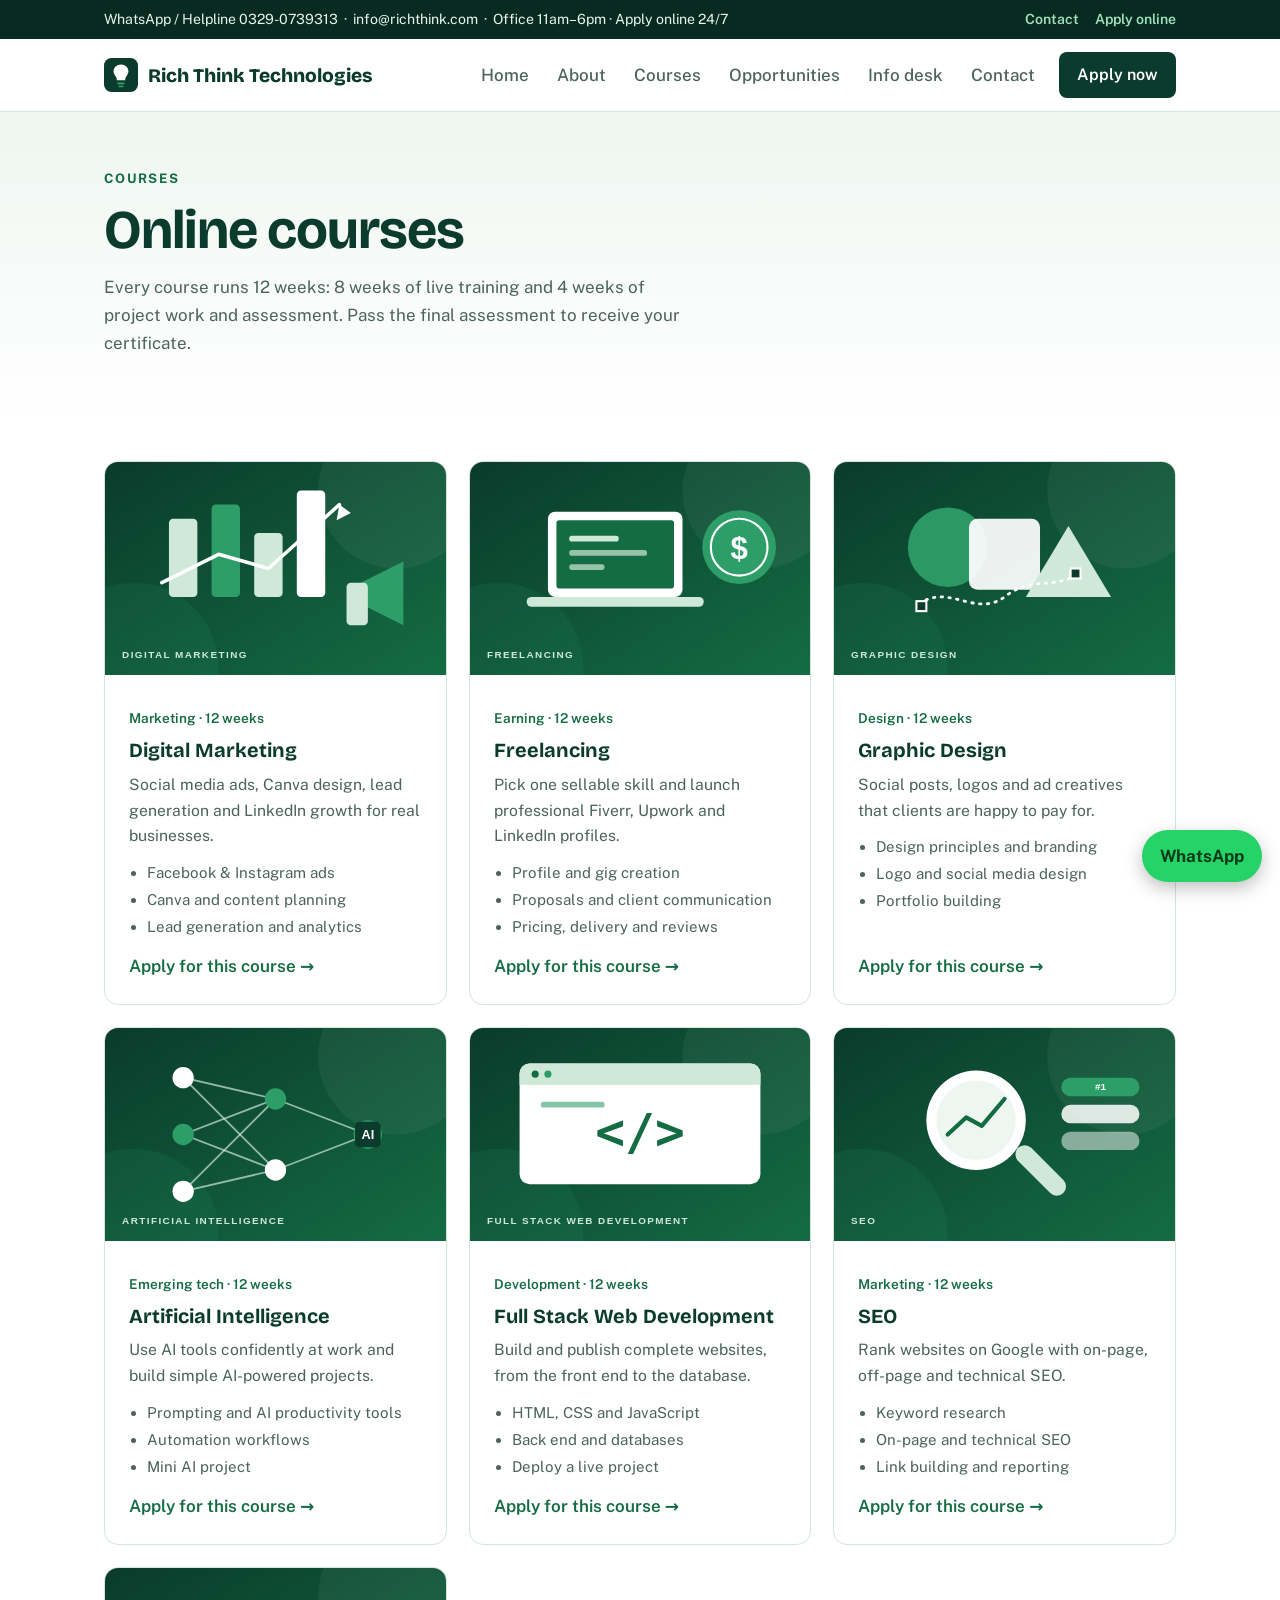
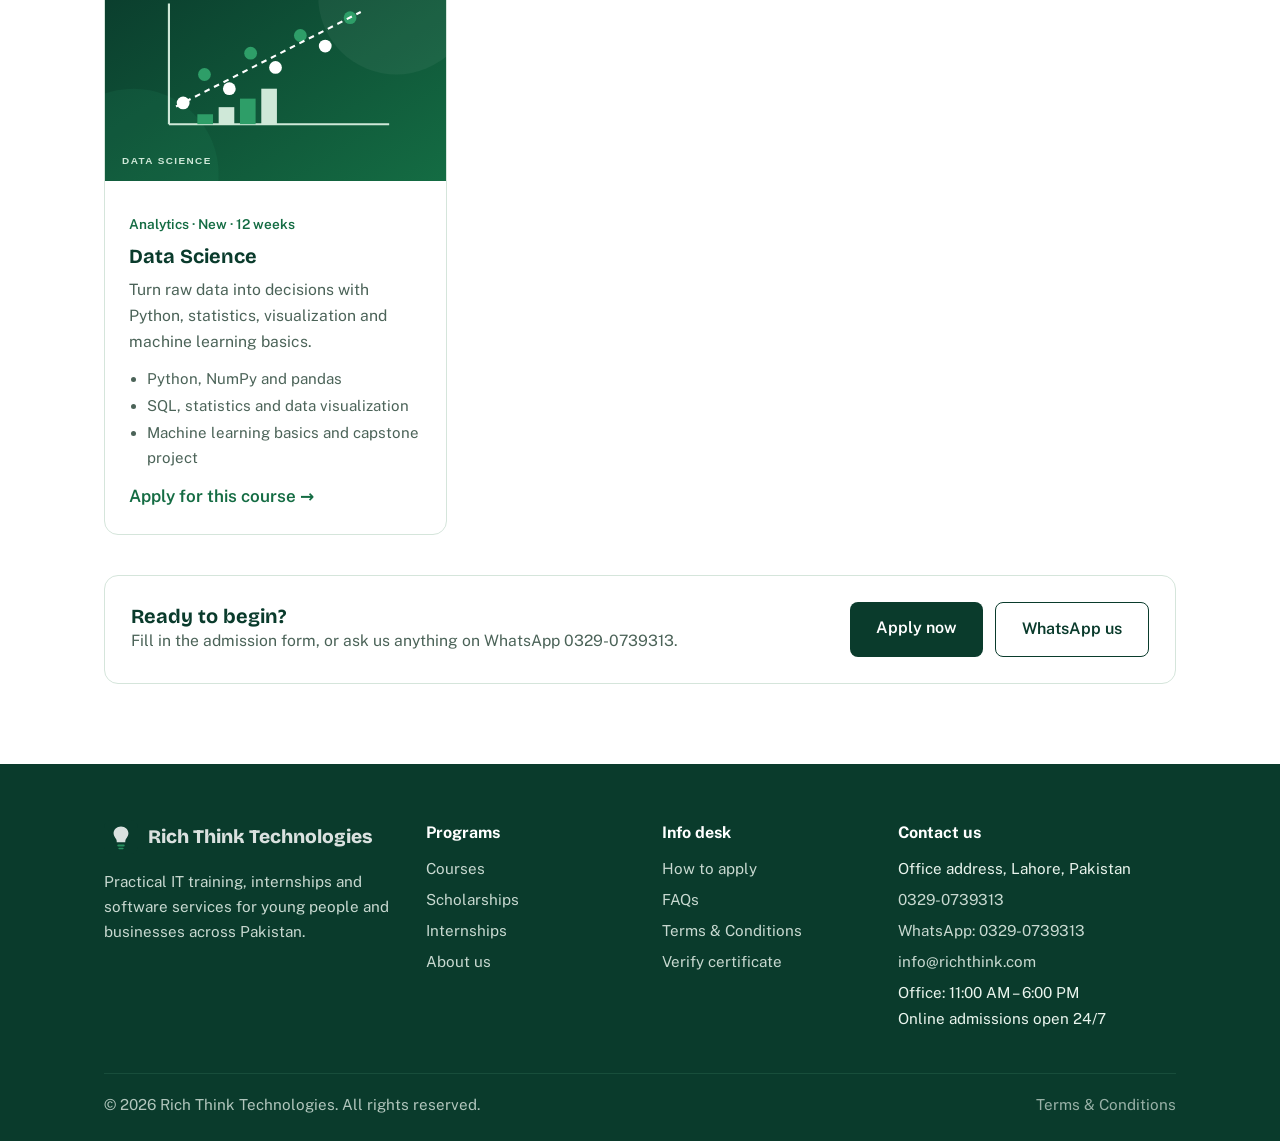
<file: courses.html>
<!DOCTYPE html>
<html lang="en">
<head>
<meta charset="utf-8">
<meta name="viewport" content="width=device-width, initial-scale=1, viewport-fit=cover">
<title>Courses | Rich Think Technologies</title>
<meta name="description" content="Live online IT, data science and freelancing courses, 12 weeks each, with a verifiable certificate.">
<meta name="theme-color" content="#0A3B2C">
<link rel="icon" type="image/svg+xml" href="images/favicon.svg">
<link rel="preconnect" href="https://fonts.googleapis.com"><link rel="preconnect" href="https://fonts.gstatic.com" crossorigin>
<link href="https://fonts.googleapis.com/css2?family=Bricolage+Grotesque:wght@600;800&family=Public+Sans:wght@400;500;600&display=swap" rel="stylesheet">
<link rel="stylesheet" href="css/style.css">
</head>
<body>
<div class="topbar"><div class="wrap"><span>WhatsApp / Helpline 0329-0739313 &nbsp;·&nbsp; info@richthink.com &nbsp;·&nbsp; Office 11am–6pm · Apply online 24/7</span><span><a href="contact.html">Contact</a><a href="contact.html#apply">Apply online</a></span></div></div>
<header class="site"><div class="wrap">
<a class="logo" href="index.html"><img src="images/favicon.svg" alt="" width="34" height="34">Rich Think Technologies</a>
<button class="menu-btn" aria-expanded="false" aria-controls="nav">Menu</button>
<nav id="nav" aria-label="Main"><ul>
<li><a href="index.html">Home</a></li>
<li><a href="index.html#about">About</a></li>
<li><a href="courses.html">Courses</a></li>
<li><a href="index.html#opportunities">Opportunities</a><ul><li><a href="index.html#scholarships">Scholarships</a></li><li><a href="index.html#internships">Internships</a></li><li><a href="index.html#partner">Partner with us</a></li></ul></li>
<li><a href="index.html#apply-steps">Info desk</a><ul><li><a href="index.html#apply-steps">How to apply</a></li><li><a href="index.html#faqs">FAQs</a></li><li><a href="terms.html">Terms &amp; Conditions</a></li><li><a href="contact.html#verify">Verify certificate</a></li></ul></li>
<li><a href="contact.html">Contact</a></li>
<li><a class="btn" href="contact.html#apply">Apply now</a></li>
</ul></nav></div></header>
<main>

<div class="pagehead"><div class="wrap"><span class="eyebrow">Courses</span><h1>Online courses</h1><p class="lead" style="margin-top:12px">Every course runs 12 weeks: 8 weeks of live training and 4 weeks of project work and assessment. Pass the final assessment to receive your certificate.</p></div></div>
<div class="wrap" style="padding:40px 24px 80px"><div class="grid g3"><article class="card course" id="digital-marketing"><img src="images/course-digital-marketing.svg" alt="Digital Marketing course" loading="lazy" width="480" height="300"><div class="body"><span class="meta">Marketing · 12 weeks</span><h3>Digital Marketing</h3><p>Social media ads, Canva design, lead generation and LinkedIn growth for real businesses.</p><ul><li>Facebook & Instagram ads</li><li>Canva and content planning</li><li>Lead generation and analytics</li></ul><a class="more" href="contact.html#apply">Apply for this course →</a></div></article><article class="card course" id="freelancing"><img src="images/course-freelancing.svg" alt="Freelancing course" loading="lazy" width="480" height="300"><div class="body"><span class="meta">Earning · 12 weeks</span><h3>Freelancing</h3><p>Pick one sellable skill and launch professional Fiverr, Upwork and LinkedIn profiles.</p><ul><li>Profile and gig creation</li><li>Proposals and client communication</li><li>Pricing, delivery and reviews</li></ul><a class="more" href="contact.html#apply">Apply for this course →</a></div></article><article class="card course" id="graphic-design"><img src="images/course-graphic-design.svg" alt="Graphic Design course" loading="lazy" width="480" height="300"><div class="body"><span class="meta">Design · 12 weeks</span><h3>Graphic Design</h3><p>Social posts, logos and ad creatives that clients are happy to pay for.</p><ul><li>Design principles and branding</li><li>Logo and social media design</li><li>Portfolio building</li></ul><a class="more" href="contact.html#apply">Apply for this course →</a></div></article><article class="card course" id="artificial-intelligence"><img src="images/course-artificial-intelligence.svg" alt="Artificial Intelligence course" loading="lazy" width="480" height="300"><div class="body"><span class="meta">Emerging tech · 12 weeks</span><h3>Artificial Intelligence</h3><p>Use AI tools confidently at work and build simple AI-powered projects.</p><ul><li>Prompting and AI productivity tools</li><li>Automation workflows</li><li>Mini AI project</li></ul><a class="more" href="contact.html#apply">Apply for this course →</a></div></article><article class="card course" id="full-stack"><img src="images/course-full-stack.svg" alt="Full Stack Web Development course" loading="lazy" width="480" height="300"><div class="body"><span class="meta">Development · 12 weeks</span><h3>Full Stack Web Development</h3><p>Build and publish complete websites, from the front end to the database.</p><ul><li>HTML, CSS and JavaScript</li><li>Back end and databases</li><li>Deploy a live project</li></ul><a class="more" href="contact.html#apply">Apply for this course →</a></div></article><article class="card course" id="seo"><img src="images/course-seo.svg" alt="SEO course" loading="lazy" width="480" height="300"><div class="body"><span class="meta">Marketing · 12 weeks</span><h3>SEO</h3><p>Rank websites on Google with on-page, off-page and technical SEO.</p><ul><li>Keyword research</li><li>On-page and technical SEO</li><li>Link building and reporting</li></ul><a class="more" href="contact.html#apply">Apply for this course →</a></div></article><article class="card course" id="data-science"><img src="images/course-data-science.svg" alt="Data Science course" loading="lazy" width="480" height="300"><div class="body"><span class="meta">Analytics · New · 12 weeks</span><h3>Data Science</h3><p>Turn raw data into decisions with Python, statistics, visualization and machine learning basics.</p><ul><li>Python, NumPy and pandas</li><li>SQL, statistics and data visualization</li><li>Machine learning basics and capstone project</li></ul><a class="more" href="contact.html#apply">Apply for this course →</a></div></article></div>
<div class="card" style="margin-top:40px;flex-direction:row;align-items:center;justify-content:space-between;flex-wrap:wrap;gap:16px"><div><h3>Ready to begin?</h3><p>Fill in the admission form, or ask us anything on WhatsApp 0329-0739313.</p></div><div class="btns"><a class="btn" href="contact.html#apply">Apply now</a><a class="btn alt" href="https://wa.me/923290739313">WhatsApp us</a></div></div></div>
</main>
<footer><div class="wrap">
<div class="grid">
<div><a class="logo" href="index.html"><img src="images/favicon.svg" alt="" width="34" height="34">Rich Think Technologies</a><p>Practical IT training, internships and software services for young people and businesses across Pakistan.</p></div>
<div><h4>Programs</h4><ul><li><a href="courses.html">Courses</a></li><li><a href="index.html#scholarships">Scholarships</a></li><li><a href="index.html#internships">Internships</a></li><li><a href="index.html#about">About us</a></li></ul></div>
<div><h4>Info desk</h4><ul><li><a href="index.html#apply-steps">How to apply</a></li><li><a href="index.html#faqs">FAQs</a></li><li><a href="terms.html">Terms &amp; Conditions</a></li><li><a href="contact.html#verify">Verify certificate</a></li></ul></div>
<div><h4>Contact us</h4><ul><li>Office address, Lahore, Pakistan</li><li><a href="tel:+923290739313">0329-0739313</a></li><li><a href="https://wa.me/923290739313">WhatsApp: 0329-0739313</a></li><li><a href="mailto:info@richthink.com">info@richthink.com</a></li><li>Office: 11:00 AM – 6:00 PM<br>Online admissions open 24/7</li></ul></div>
</div>
<div class="copy"><span>© 2026 Rich Think Technologies. All rights reserved.</span><span><a href="terms.html">Terms &amp; Conditions</a></span></div>
</div></footer>
<a class="wa" href="https://wa.me/923290739313?text=Hi%2C%20I%20found%20you%20on%20your%20website.%20I%20want%20some%20information." aria-label="Chat on WhatsApp">WhatsApp</a>
<script src="js/main.js"></script>
</body></html>
</file>
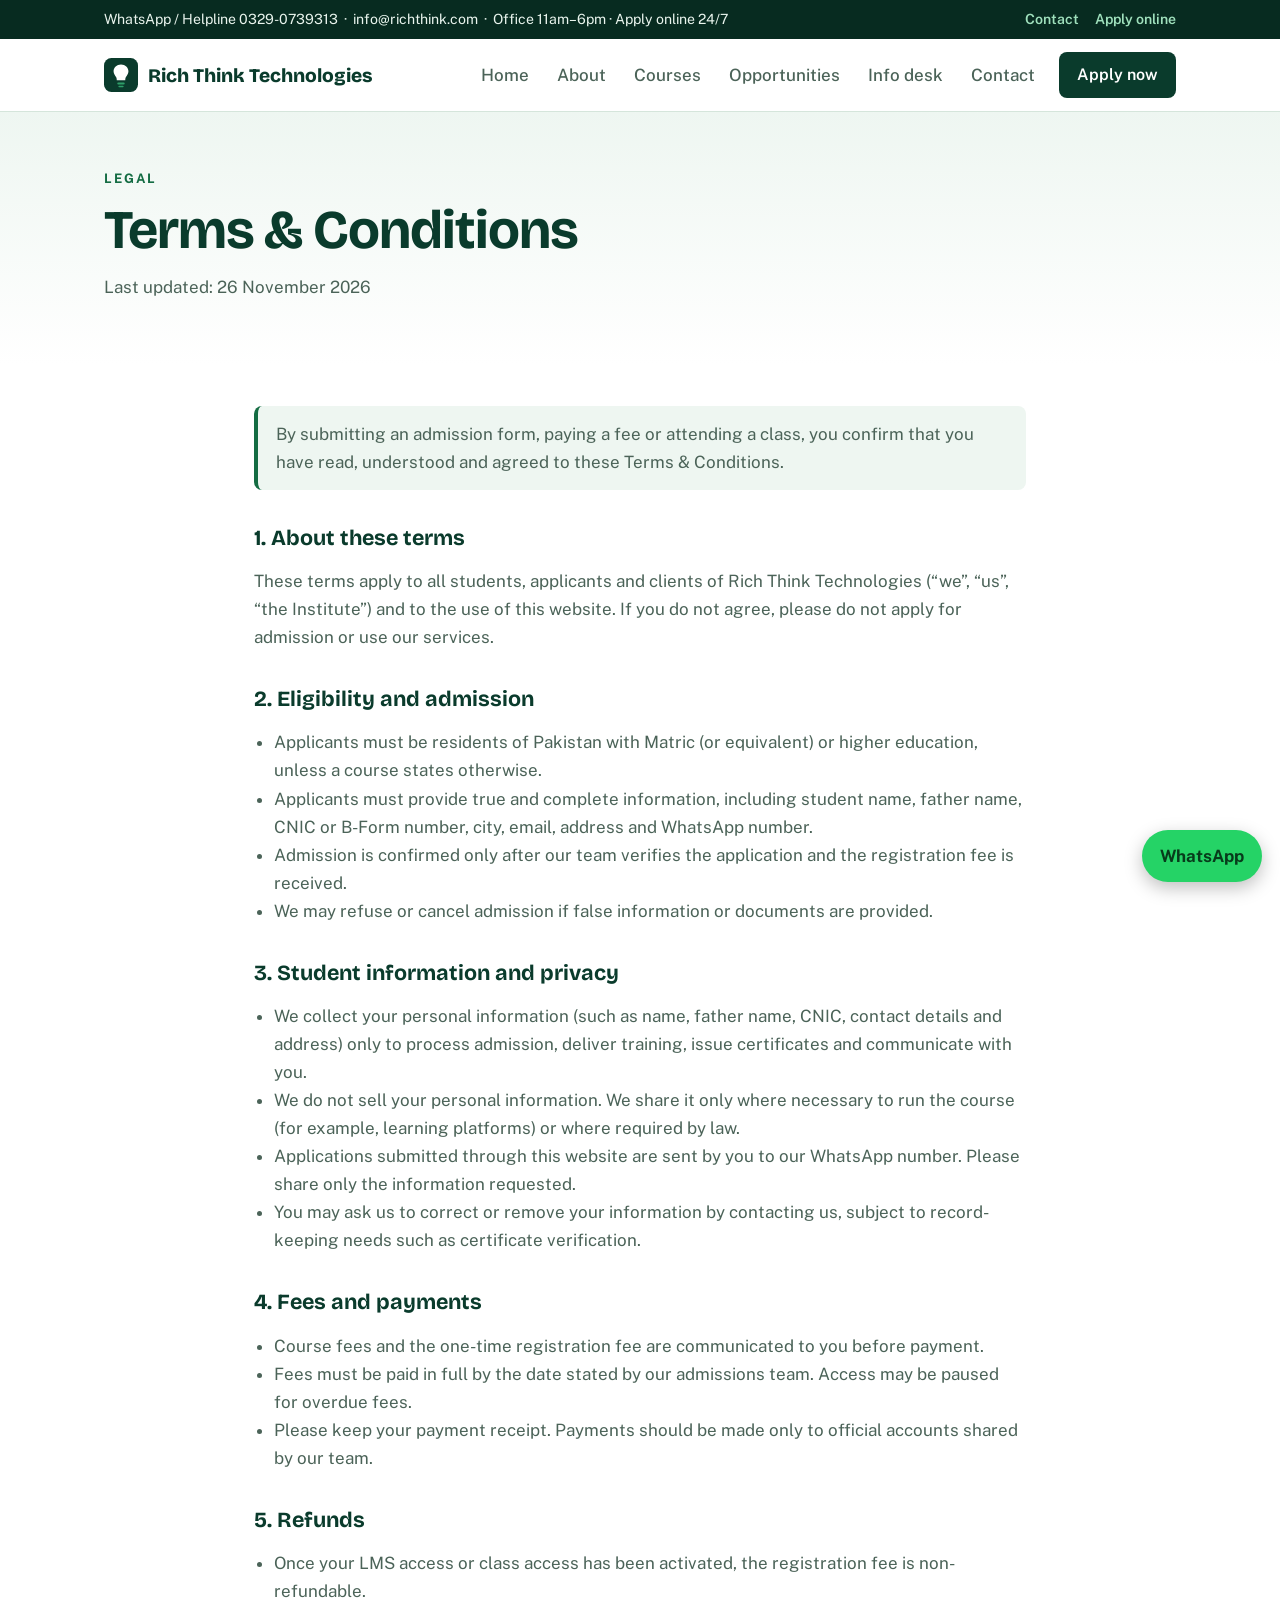
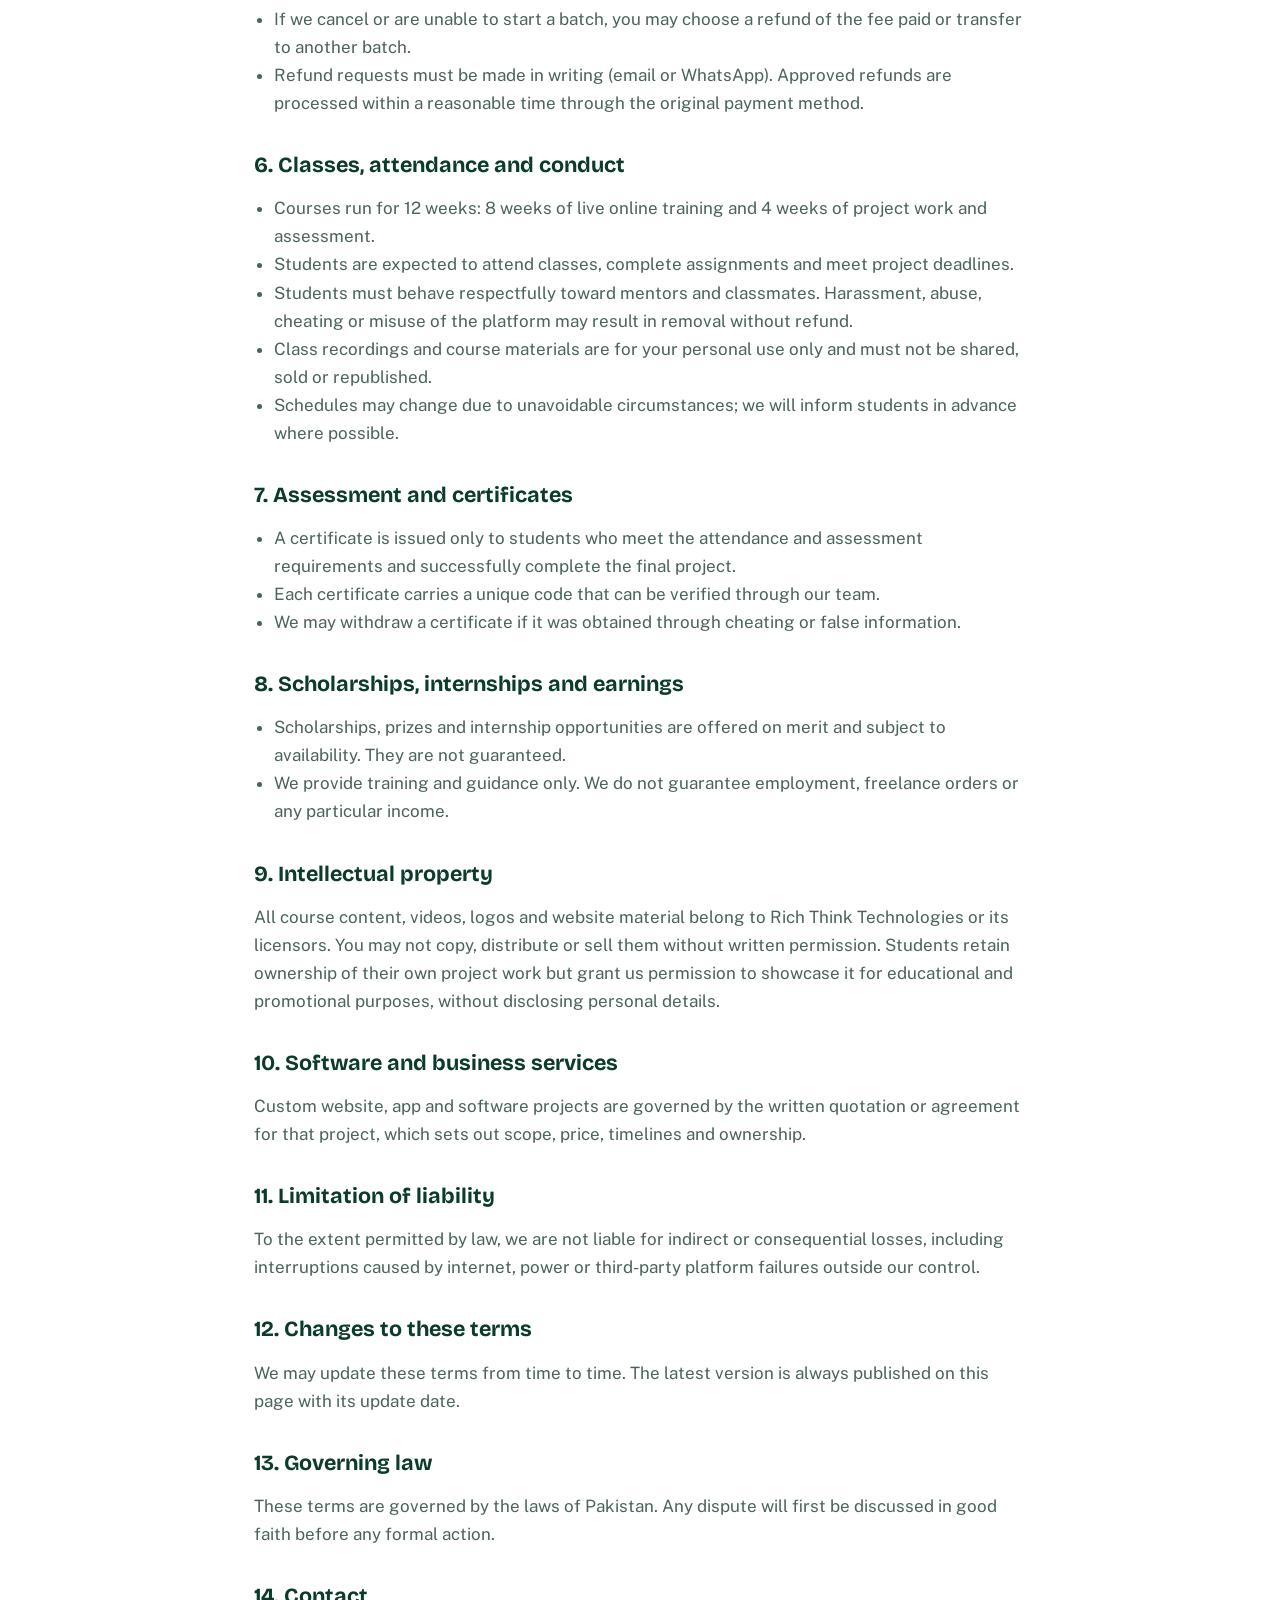
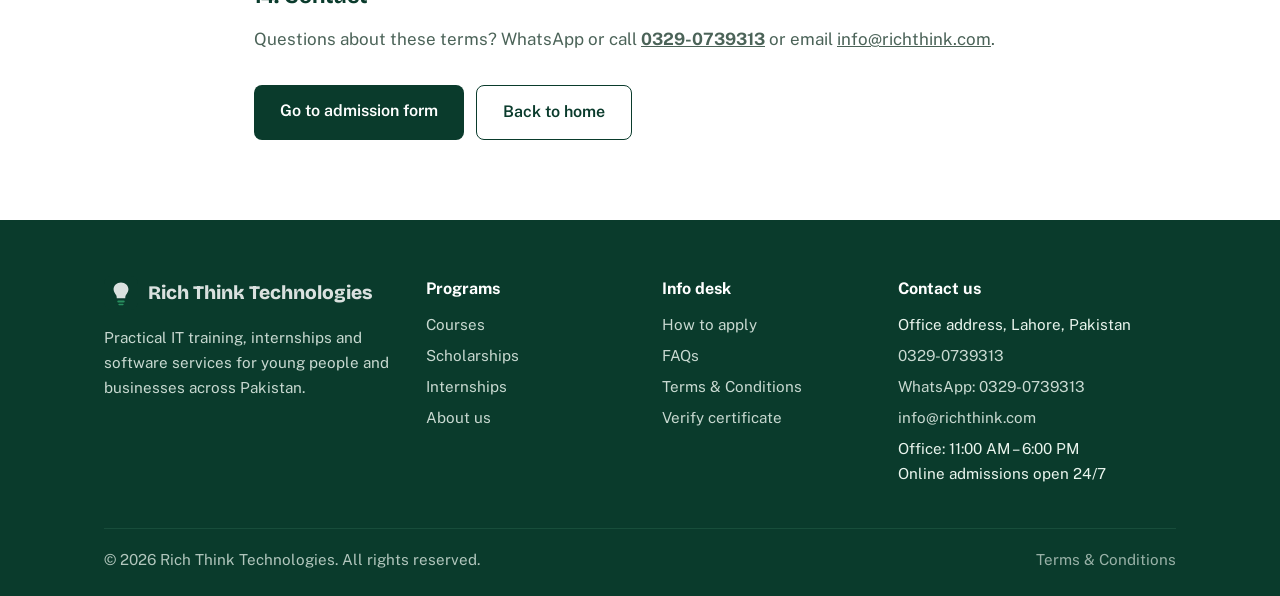
<file: terms.html>
<!DOCTYPE html>
<html lang="en">
<head>
<meta charset="utf-8">
<meta name="viewport" content="width=device-width, initial-scale=1, viewport-fit=cover">
<title>Terms & Conditions | Rich Think Technologies</title>
<meta name="description" content="Terms and conditions for students and clients of Rich Think Technologies.">
<meta name="theme-color" content="#0A3B2C">
<link rel="icon" type="image/svg+xml" href="images/favicon.svg">
<link rel="preconnect" href="https://fonts.googleapis.com"><link rel="preconnect" href="https://fonts.gstatic.com" crossorigin>
<link href="https://fonts.googleapis.com/css2?family=Bricolage+Grotesque:wght@600;800&family=Public+Sans:wght@400;500;600&display=swap" rel="stylesheet">
<link rel="stylesheet" href="css/style.css">
</head>
<body>
<div class="topbar"><div class="wrap"><span>WhatsApp / Helpline 0329-0739313 &nbsp;·&nbsp; info@richthink.com &nbsp;·&nbsp; Office 11am–6pm · Apply online 24/7</span><span><a href="contact.html">Contact</a><a href="contact.html#apply">Apply online</a></span></div></div>
<header class="site"><div class="wrap">
<a class="logo" href="index.html"><img src="images/favicon.svg" alt="" width="34" height="34">Rich Think Technologies</a>
<button class="menu-btn" aria-expanded="false" aria-controls="nav">Menu</button>
<nav id="nav" aria-label="Main"><ul>
<li><a href="index.html">Home</a></li>
<li><a href="index.html#about">About</a></li>
<li><a href="courses.html">Courses</a></li>
<li><a href="index.html#opportunities">Opportunities</a><ul><li><a href="index.html#scholarships">Scholarships</a></li><li><a href="index.html#internships">Internships</a></li><li><a href="index.html#partner">Partner with us</a></li></ul></li>
<li><a href="index.html#apply-steps">Info desk</a><ul><li><a href="index.html#apply-steps">How to apply</a></li><li><a href="index.html#faqs">FAQs</a></li><li><a href="terms.html">Terms &amp; Conditions</a></li><li><a href="contact.html#verify">Verify certificate</a></li></ul></li>
<li><a href="contact.html">Contact</a></li>
<li><a class="btn" href="contact.html#apply">Apply now</a></li>
</ul></nav></div></header>
<main>

<div class="pagehead"><div class="wrap"><span class="eyebrow">Legal</span><h1>Terms &amp; Conditions</h1><p class="lead" style="margin-top:12px">Last updated: 26 November 2026</p></div></div>
<div class="wrap legal" style="padding:24px 24px 80px">
<p class="notice">By submitting an admission form, paying a fee or attending a class, you confirm that you have read, understood and agreed to these Terms &amp; Conditions.</p>
<h2 id="acceptance">1. About these terms</h2><p>These terms apply to all students, applicants and clients of Rich Think Technologies (“we”, “us”, “the Institute”) and to the use of this website. If you do not agree, please do not apply for admission or use our services.</p>
<h2 id="eligibility">2. Eligibility and admission</h2><ul><li>Applicants must be residents of Pakistan with Matric (or equivalent) or higher education, unless a course states otherwise.</li><li>Applicants must provide true and complete information, including student name, father name, CNIC or B-Form number, city, email, address and WhatsApp number.</li><li>Admission is confirmed only after our team verifies the application and the registration fee is received.</li><li>We may refuse or cancel admission if false information or documents are provided.</li></ul>
<h2 id="data">3. Student information and privacy</h2><ul><li>We collect your personal information (such as name, father name, CNIC, contact details and address) only to process admission, deliver training, issue certificates and communicate with you.</li><li>We do not sell your personal information. We share it only where necessary to run the course (for example, learning platforms) or where required by law.</li><li>Applications submitted through this website are sent by you to our WhatsApp number. Please share only the information requested.</li><li>You may ask us to correct or remove your information by contacting us, subject to record-keeping needs such as certificate verification.</li></ul>
<h2 id="fees">4. Fees and payments</h2><ul><li>Course fees and the one-time registration fee are communicated to you before payment.</li><li>Fees must be paid in full by the date stated by our admissions team. Access may be paused for overdue fees.</li><li>Please keep your payment receipt. Payments should be made only to official accounts shared by our team.</li></ul>
<h2 id="refunds">5. Refunds</h2><ul><li>Once your LMS access or class access has been activated, the registration fee is non-refundable.</li><li>If we cancel or are unable to start a batch, you may choose a refund of the fee paid or transfer to another batch.</li><li>Refund requests must be made in writing (email or WhatsApp). Approved refunds are processed within a reasonable time through the original payment method.</li></ul>
<h2 id="classes">6. Classes, attendance and conduct</h2><ul><li>Courses run for 12 weeks: 8 weeks of live online training and 4 weeks of project work and assessment.</li><li>Students are expected to attend classes, complete assignments and meet project deadlines.</li><li>Students must behave respectfully toward mentors and classmates. Harassment, abuse, cheating or misuse of the platform may result in removal without refund.</li><li>Class recordings and course materials are for your personal use only and must not be shared, sold or republished.</li><li>Schedules may change due to unavoidable circumstances; we will inform students in advance where possible.</li></ul>
<h2 id="certificates">7. Assessment and certificates</h2><ul><li>A certificate is issued only to students who meet the attendance and assessment requirements and successfully complete the final project.</li><li>Each certificate carries a unique code that can be verified through our team.</li><li>We may withdraw a certificate if it was obtained through cheating or false information.</li></ul>
<h2 id="opportunities">8. Scholarships, internships and earnings</h2><ul><li>Scholarships, prizes and internship opportunities are offered on merit and subject to availability. They are not guaranteed.</li><li>We provide training and guidance only. We do not guarantee employment, freelance orders or any particular income.</li></ul>
<h2 id="ip">9. Intellectual property</h2><p>All course content, videos, logos and website material belong to Rich Think Technologies or its licensors. You may not copy, distribute or sell them without written permission. Students retain ownership of their own project work but grant us permission to showcase it for educational and promotional purposes, without disclosing personal details.</p>
<h2 id="services">10. Software and business services</h2><p>Custom website, app and software projects are governed by the written quotation or agreement for that project, which sets out scope, price, timelines and ownership.</p>
<h2 id="liability">11. Limitation of liability</h2><p>To the extent permitted by law, we are not liable for indirect or consequential losses, including interruptions caused by internet, power or third-party platform failures outside our control.</p>
<h2 id="changes">12. Changes to these terms</h2><p>We may update these terms from time to time. The latest version is always published on this page with its update date.</p>
<h2 id="law">13. Governing law</h2><p>These terms are governed by the laws of Pakistan. Any dispute will first be discussed in good faith before any formal action.</p>
<h2 id="contact-us">14. Contact</h2><p>Questions about these terms? WhatsApp or call <a href="https://wa.me/923290739313"><strong>0329-0739313</strong></a> or email <a href="mailto:info@richthink.com">info@richthink.com</a>.</p>
<div class="btns" style="margin-top:32px"><a class="btn" href="contact.html#apply">Go to admission form</a><a class="btn alt" href="index.html">Back to home</a></div>
</div>
</main>
<footer><div class="wrap">
<div class="grid">
<div><a class="logo" href="index.html"><img src="images/favicon.svg" alt="" width="34" height="34">Rich Think Technologies</a><p>Practical IT training, internships and software services for young people and businesses across Pakistan.</p></div>
<div><h4>Programs</h4><ul><li><a href="courses.html">Courses</a></li><li><a href="index.html#scholarships">Scholarships</a></li><li><a href="index.html#internships">Internships</a></li><li><a href="index.html#about">About us</a></li></ul></div>
<div><h4>Info desk</h4><ul><li><a href="index.html#apply-steps">How to apply</a></li><li><a href="index.html#faqs">FAQs</a></li><li><a href="terms.html">Terms &amp; Conditions</a></li><li><a href="contact.html#verify">Verify certificate</a></li></ul></div>
<div><h4>Contact us</h4><ul><li>Office address, Lahore, Pakistan</li><li><a href="tel:+923290739313">0329-0739313</a></li><li><a href="https://wa.me/923290739313">WhatsApp: 0329-0739313</a></li><li><a href="mailto:info@richthink.com">info@richthink.com</a></li><li>Office: 11:00 AM – 6:00 PM<br>Online admissions open 24/7</li></ul></div>
</div>
<div class="copy"><span>© 2026 Rich Think Technologies. All rights reserved.</span><span><a href="terms.html">Terms &amp; Conditions</a></span></div>
</div></footer>
<a class="wa" href="https://wa.me/923290739313?text=Hi%2C%20I%20found%20you%20on%20your%20website.%20I%20want%20some%20information." aria-label="Chat on WhatsApp">WhatsApp</a>
<script src="js/main.js"></script>
</body></html>
</file>
<file: css/style.css>
/* Rich Think Technologies — white & dark green theme */
:root{--bg:#fff;--surface:#fff;--tint:#EEF6F1;--ink:#0F2A20;--muted:#4B6358;--line:#D5E5DB;--green:#146C43;--green-2:#2E9E68;--deep:#0A3B2C;--deep-2:#072B20;--on-deep:#EAF5EE;--btn-ink:#fff;color-scheme:light}
*,*::before,*::after{box-sizing:border-box}
html{scroll-behavior:smooth}
body{margin:0;background:var(--bg);color:var(--ink);font:400 17px/1.65 "Public Sans",system-ui,sans-serif}
h1,h2,h3{font-family:"Bricolage Grotesque","Public Sans",system-ui,sans-serif;line-height:1.12;margin:0;color:var(--deep)}
a{color:inherit}img{max-width:100%;display:block}
:focus-visible{outline:3px solid var(--green-2);outline-offset:3px}
.wrap{max-width:1120px;margin:0 auto;padding:0 24px}

/* top bar + header */
.topbar{background:var(--deep-2);color:var(--on-deep);font-size:.88rem;padding:8px 0}
.topbar .wrap{display:flex;gap:8px 24px;flex-wrap:wrap;justify-content:space-between}
.topbar a{text-decoration:none;margin-left:16px;color:#9FE0BC;font-weight:600}
.topbar a:first-child{margin-left:0}
header.site{background:#fff;border-bottom:1px solid var(--line);position:sticky;top:0;z-index:20}
header.site .wrap{display:flex;align-items:center;justify-content:space-between;min-height:72px}
.logo{font:800 1.2rem "Bricolage Grotesque",sans-serif;text-decoration:none;display:flex;align-items:center;gap:10px;color:var(--deep)}
.logo img{width:34px;height:34px}
footer .logo{color:#fff}
nav ul{list-style:none;margin:0;padding:0;display:flex;gap:4px;align-items:center}
nav li{position:relative}
nav a{display:block;padding:10px 12px;text-decoration:none;color:var(--muted);font-weight:500}
nav a:hover,nav a[aria-current]{color:var(--green)}
nav ul ul{display:none;position:absolute;left:0;top:100%;min-width:220px;background:#fff;border:1px solid var(--line);border-radius:10px;padding:6px;flex-direction:column;align-items:stretch;box-shadow:0 12px 30px rgba(10,59,44,.12)}
nav li:hover>ul,nav li:focus-within>ul{display:flex}

/* buttons */
.btn{display:inline-block;background:var(--deep);color:var(--btn-ink);font-weight:600;padding:13px 26px;border-radius:8px;text-decoration:none;border:0;font-size:1rem;cursor:pointer;transition:background .15s}
.btn:hover{background:var(--green)}
.btn.alt{background:#fff;color:var(--deep);border:1.5px solid var(--deep)}
.btn.alt:hover{background:var(--tint)}
nav .btn{color:#fff;padding:10px 18px;margin-left:8px}
nav .btn:hover{color:#fff}
.menu-btn{display:none;background:none;border:1.5px solid var(--line);color:var(--deep);border-radius:8px;padding:8px 12px;font:inherit}

/* hero */
.hero{padding:72px 0 80px;background:linear-gradient(180deg,var(--tint),#fff)}
.hero .wrap{display:grid;grid-template-columns:1.15fr 1fr;gap:56px;align-items:center}
.tag{display:inline-block;background:#fff;border:1px solid var(--line);border-radius:99px;padding:4px 14px;font-size:.9rem;color:var(--green);font-weight:600;margin-bottom:18px}
.hero h1{font-size:clamp(2.4rem,5.4vw,4.2rem);font-weight:800;letter-spacing:-.03em}
.hero h1 em{font-style:normal;color:var(--green)}
.hero p{max-width:50ch;color:var(--muted);font-size:1.1rem;margin:22px 0 30px}
.hero-img{height:auto;border-radius:28px;box-shadow:0 24px 60px rgba(10,59,44,.18)}
.btns{display:flex;gap:12px;flex-wrap:wrap}
.stats{display:flex;gap:36px;margin-top:40px;flex-wrap:wrap}
.stats b{font:800 2rem "Bricolage Grotesque",sans-serif;display:block;line-height:1;color:var(--deep)}
.stats span{color:var(--muted);font-size:.92rem}

/* highlight strip */
.strip{background:var(--deep);color:var(--on-deep);padding:22px 0}
.strip .wrap{display:grid;grid-template-columns:repeat(4,1fr);gap:18px}
.strip div{display:flex;gap:12px;align-items:center;font-weight:600;font-size:.97rem}
.strip i{flex:none;width:32px;height:32px;border-radius:50%;background:var(--green-2);display:grid;place-items:center;font-style:normal;color:#fff}

/* sections */
section{padding:80px 0;border-top:1px solid var(--line)}
section.tint{background:var(--tint)}
section h2{font-size:clamp(1.8rem,4vw,2.6rem);letter-spacing:-.02em;margin-bottom:12px}
.eyebrow{display:block;font-size:.82rem;letter-spacing:.14em;text-transform:uppercase;color:var(--green);font-weight:700;margin-bottom:10px}
.lead{color:var(--muted);max-width:60ch;margin:0 0 40px}
.grid{display:grid;gap:22px}
.g2{grid-template-columns:repeat(2,1fr)}.g3{grid-template-columns:repeat(3,1fr)}.g4{grid-template-columns:repeat(4,1fr)}
.card{background:#fff;border:1px solid var(--line);border-radius:14px;padding:26px;display:flex;flex-direction:column;gap:10px}
.card h3{font-size:1.25rem}.card p{margin:0;color:var(--muted);font-size:.98rem}
.card a.more{margin-top:auto;color:var(--green);font-weight:600;text-decoration:none}
.card a.more:hover{text-decoration:underline}
.card .meta{font-size:.85rem;color:var(--green);font-weight:600}
.path{border-top:5px solid var(--green)}
.course{padding:0;overflow:hidden}
.course img{width:100%;height:auto;aspect-ratio:8/5;object-fit:cover}
.course .body{padding:22px 24px 24px;display:flex;flex-direction:column;gap:10px;flex:1}
.course ul{margin:0;padding:0 0 0 18px;color:var(--muted);font-size:.94rem}
.course ul li{margin:2px 0}
.card.cta-card{background:var(--deep);border-color:var(--deep);justify-content:center}
.card.cta-card h3,.card.cta-card p{color:var(--on-deep)}
.card.cta-card .btn{background:#fff;color:var(--deep);align-self:flex-start;margin-top:8px}
.steps{counter-reset:s;list-style:none;margin:0;padding:0}
.steps li{counter-increment:s;display:grid;grid-template-columns:48px 1fr;gap:16px;padding:18px 0;border-top:1px solid var(--line)}
.steps li::before{content:counter(s);font:800 1.4rem "Bricolage Grotesque",sans-serif;background:var(--deep);color:#fff;width:42px;height:42px;border-radius:50%;display:grid;place-items:center}
.steps strong{display:block}.steps span{color:var(--muted);font-size:.97rem}
.split{display:grid;grid-template-columns:1fr 1fr;gap:56px;align-items:center}
.split.top{align-items:start}
.about-img{height:auto;border-radius:24px;box-shadow:0 18px 50px rgba(10,59,44,.14)}
ul.ticks{list-style:none;padding:0;margin:0}ul.ticks li{padding:8px 0 8px 30px;position:relative}
ul.ticks li::before{content:"✓";position:absolute;left:0;color:var(--green);font-weight:800}
details{background:#fff;border:1px solid var(--line);border-radius:12px;padding:16px 20px;margin-bottom:12px}
summary{font-weight:600;cursor:pointer;color:var(--deep)}details p{margin:10px 0 0;color:var(--muted)}
.cta{background:var(--deep);color:var(--on-deep);text-align:center}
.cta h2{color:#fff}
.cta p{color:var(--on-deep);opacity:.85;margin:12px auto 28px;max-width:52ch}
.cta .btn{background:#fff;color:var(--deep)}.cta .btn:hover{background:var(--tint)}
.cta .btn.alt{background:transparent;color:#fff;border-color:#7FBF9D}.cta .btn.alt:hover{background:rgba(255,255,255,.1)}

/* map */
.map-box{border:1px solid var(--line);border-radius:18px;overflow:hidden;background:var(--tint)}
.map-box iframe{display:block;width:100%;height:440px;border:0}
.map-note{display:flex;justify-content:space-between;gap:12px;flex-wrap:wrap;padding:12px 18px;font-size:.92rem;color:var(--muted);border-top:1px solid var(--line);background:#fff}
.map-note a{color:var(--green);font-weight:600}

/* footer */
footer{background:var(--deep);color:var(--on-deep);padding:56px 0 24px;font-size:.95rem}
footer .grid{grid-template-columns:1.4fr 1fr 1fr 1.3fr}
footer h4{margin:0 0 10px;font-size:1rem;color:#fff}footer ul{list-style:none;padding:0;margin:0}footer li{margin:6px 0}
footer a{text-decoration:none;opacity:.85}footer a:hover{opacity:1;color:#9FE0BC}
footer p{opacity:.85}
.copy{border-top:1px solid #1d5441;margin-top:36px;padding-top:18px;opacity:.75;display:flex;justify-content:space-between;gap:12px;flex-wrap:wrap}
.wa{position:fixed;right:18px;bottom:calc(18px + env(safe-area-inset-bottom,0px));background:#25D366;color:#073b1b;font-weight:700;padding:12px 18px;border-radius:99px;text-decoration:none;z-index:30;box-shadow:0 6px 18px rgba(0,0,0,.25)}

/* forms */
form.contact{display:grid;gap:16px}
.fgrid{display:grid;grid-template-columns:1fr 1fr;gap:16px}
.fgrid .full{grid-column:1/-1}
input,select,textarea{width:100%;padding:12px 14px;border:1.5px solid var(--line);border-radius:8px;background:#fff;color:var(--ink);font:inherit}
input:focus,select:focus,textarea:focus{border-color:var(--green);outline:none;box-shadow:0 0 0 3px rgba(46,158,104,.25)}
label{font-weight:600;font-size:.93rem;display:block;margin-bottom:4px;color:var(--deep)}
.hint{font-size:.82rem;color:var(--muted);margin-top:4px}
.check{display:flex;gap:10px;align-items:flex-start;font-weight:400}
.check input{width:auto;margin-top:6px;accent-color:var(--deep)}
.form-card{background:#fff;border:1px solid var(--line);border-radius:18px;padding:32px;box-shadow:0 14px 40px rgba(10,59,44,.08)}
.pagehead{padding:56px 0 24px;background:linear-gradient(180deg,var(--tint),#fff)}
.pagehead h1{font-size:clamp(2.2rem,5vw,3.4rem);letter-spacing:-.02em}

/* legal page */
.legal{max-width:820px}
.legal h2{font-size:1.35rem;margin:36px 0 8px}
.legal p,.legal li{color:var(--muted)}
.legal ul{padding-left:20px}
.notice{background:var(--tint);border-left:4px solid var(--green);border-radius:8px;padding:14px 18px;color:var(--deep)}

@media(max-width:900px){
 .hero .wrap,.split{grid-template-columns:1fr}.g3,.g4{grid-template-columns:1fr 1fr}footer .grid{grid-template-columns:1fr 1fr}
 .strip .wrap{grid-template-columns:1fr 1fr}
 .menu-btn{display:block}
 nav{display:none;position:absolute;left:0;right:0;top:100%;background:#fff;border-bottom:1px solid var(--line);padding:10px 24px 18px}
 nav.open{display:block}nav ul{flex-direction:column;align-items:stretch}
 nav ul ul{display:flex;position:static;border:0;padding:0 0 0 14px;box-shadow:none}
}
@media(max-width:560px){.g2,.g3,.g4,footer .grid,.fgrid,.strip .wrap{grid-template-columns:1fr}.hero{padding-top:40px}.form-card{padding:22px}.map-box iframe{height:340px}}
@media(prefers-reduced-motion:no-preference){.hero h1{animation:in .7s ease both}@keyframes in{from{opacity:0;transform:translateY(14px)}}}
</file>
